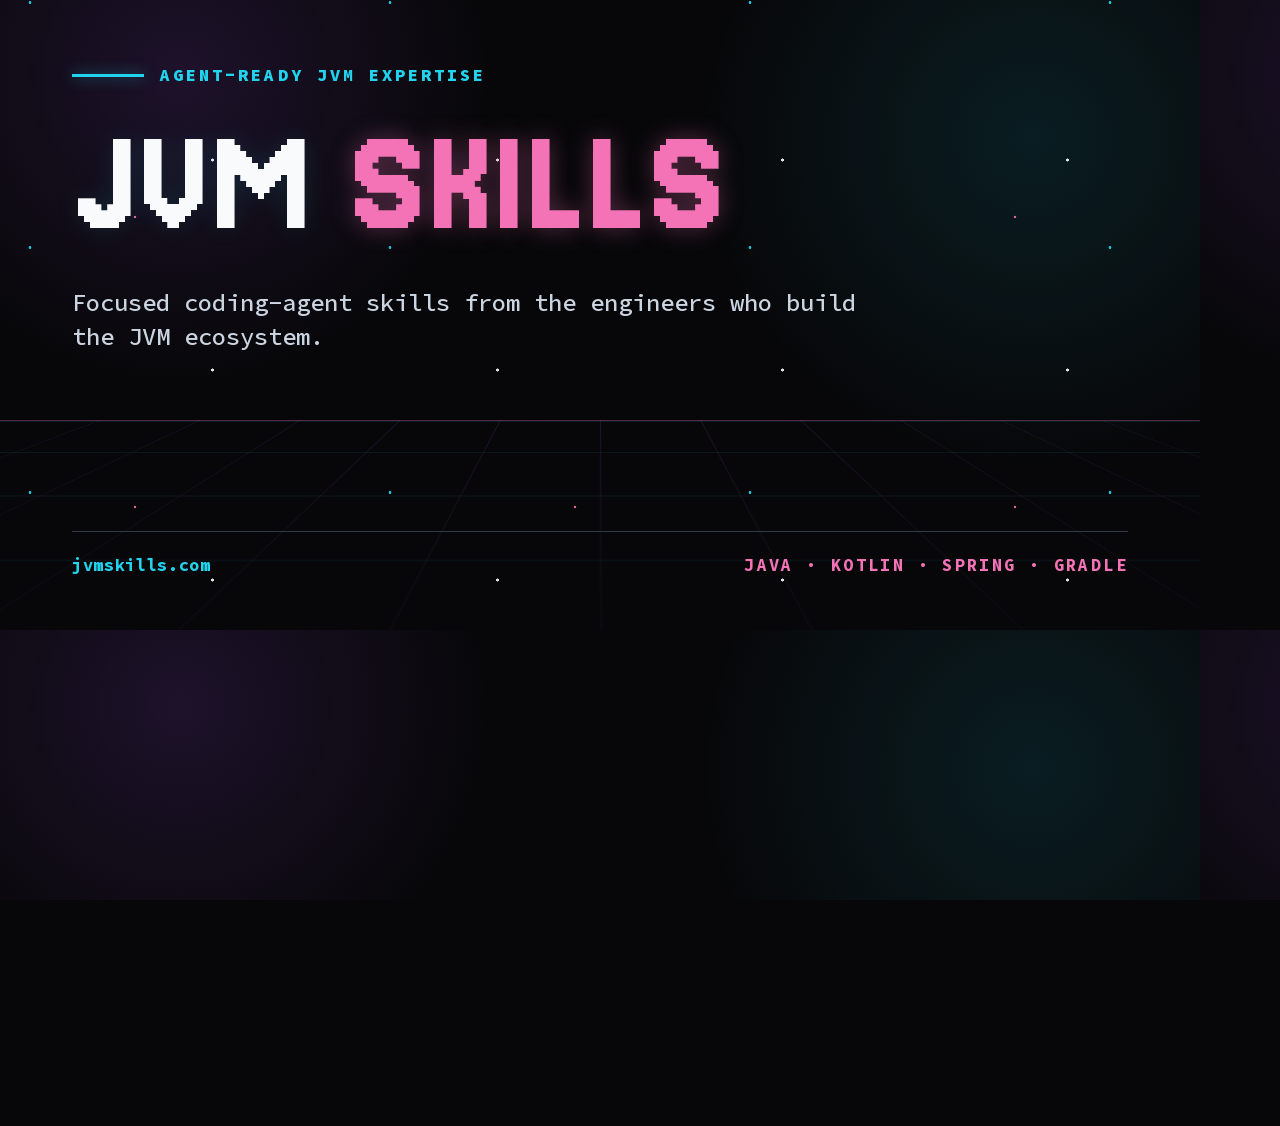
<file: site/og-image.html>
<!doctype html>
<html lang="en">
<head>
  <meta charset="utf-8">
  <style>
    @font-face {
      font-family: 'Jersey 15';
      src: url('./big-sky-2026-slides/assets/fonts/big-sky/jersey15-latin.woff2') format('woff2');
    }
    @font-face {
      font-family: 'Source Code Pro';
      src: url('./big-sky-2026-slides/assets/fonts/big-sky/source-code-pro-var.woff2') format('woff2');
    }
    * { box-sizing: border-box; }
    html, body { width: 1200px; height: 630px; margin: 0; overflow: hidden; }
    body {
      position: relative;
      color: #f8fafc;
      background:
        radial-gradient(circle at 15% 12%, rgba(168, 85, 247, .14), transparent 310px),
        radial-gradient(circle at 86% 22%, rgba(34, 211, 238, .11), transparent 330px),
        #070709;
      font-family: 'Source Code Pro', monospace;
    }
    .stars, .stars::before, .stars::after {
      position: absolute;
      inset: 0;
      content: '';
      background-image:
        radial-gradient(circle, rgba(248, 250, 252, .55) 0 1.2px, transparent 1.7px),
        radial-gradient(circle, rgba(34, 211, 238, .6) 0 1px, transparent 1.6px),
        radial-gradient(circle, rgba(244, 114, 182, .52) 0 1px, transparent 1.6px);
      background-position: 70px 55px, 210px 125px, 355px 72px;
      background-size: 285px 210px, 360px 245px, 440px 290px;
    }
    .horizon {
      position: absolute;
      left: -100px;
      right: -100px;
      top: 420px;
      height: 260px;
      border-top: 2px solid rgba(244, 114, 182, .34);
      background-image:
        linear-gradient(rgba(34, 211, 238, .12) 1px, transparent 1px),
        linear-gradient(90deg, rgba(168, 85, 247, .16) 1px, transparent 1px);
      background-size: 100% 46px, 100px 100%;
      transform: perspective(270px) rotateX(55deg);
      transform-origin: top;
      mask-image: linear-gradient(to bottom, rgba(0,0,0,.9), transparent 82%);
    }
    .content {
      position: relative;
      z-index: 2;
      display: flex;
      flex-direction: column;
      height: 100%;
      padding: 64px 72px 54px;
    }
    .kicker {
      display: flex;
      align-items: center;
      gap: 16px;
      color: #22d3ee;
      font-size: 17px;
      font-weight: 850;
      letter-spacing: .18em;
    }
    .kicker::before { width: 72px; height: 3px; content: ''; background: #22d3ee; box-shadow: 0 0 14px rgba(34, 211, 238, .55); }
    h1 {
      margin: 38px 0 10px;
      font-family: 'Jersey 15', Impact, sans-serif;
      font-size: 158px;
      font-weight: 400;
      line-height: .77;
      letter-spacing: .015em;
      text-transform: uppercase;
      text-shadow: 0 0 26px rgba(34, 211, 238, .12);
    }
    h1 span { color: #f472b6; text-shadow: 0 0 24px rgba(244, 114, 182, .34); }
    .description {
      width: 790px;
      margin: 30px 0 0;
      color: #cbd5e1;
      font-size: 24px;
      font-weight: 500;
      line-height: 1.45;
    }
    .footer {
      display: flex;
      align-items: end;
      justify-content: space-between;
      margin-top: auto;
      padding-top: 22px;
      border-top: 1px solid #30384a;
      color: #8490a3;
      font-size: 17px;
      font-weight: 700;
      letter-spacing: .04em;
    }
    .url { color: #22d3ee; }
    .signal { color: #f472b6; text-transform: uppercase; letter-spacing: .14em; }
  </style>
</head>
<body>
  <div class="stars"></div>
  <div class="horizon"></div>
  <main class="content">
    <div class="kicker">AGENT-READY JVM EXPERTISE</div>
    <h1>JVM <span>SKILLS</span></h1>
    <p class="description">Focused coding-agent skills from the engineers who build the JVM ecosystem.</p>
    <div class="footer">
      <span class="url">jvmskills.com</span>
      <span class="signal">Java · Kotlin · Spring · Gradle</span>
    </div>
  </main>
</body>
</html>
</file>
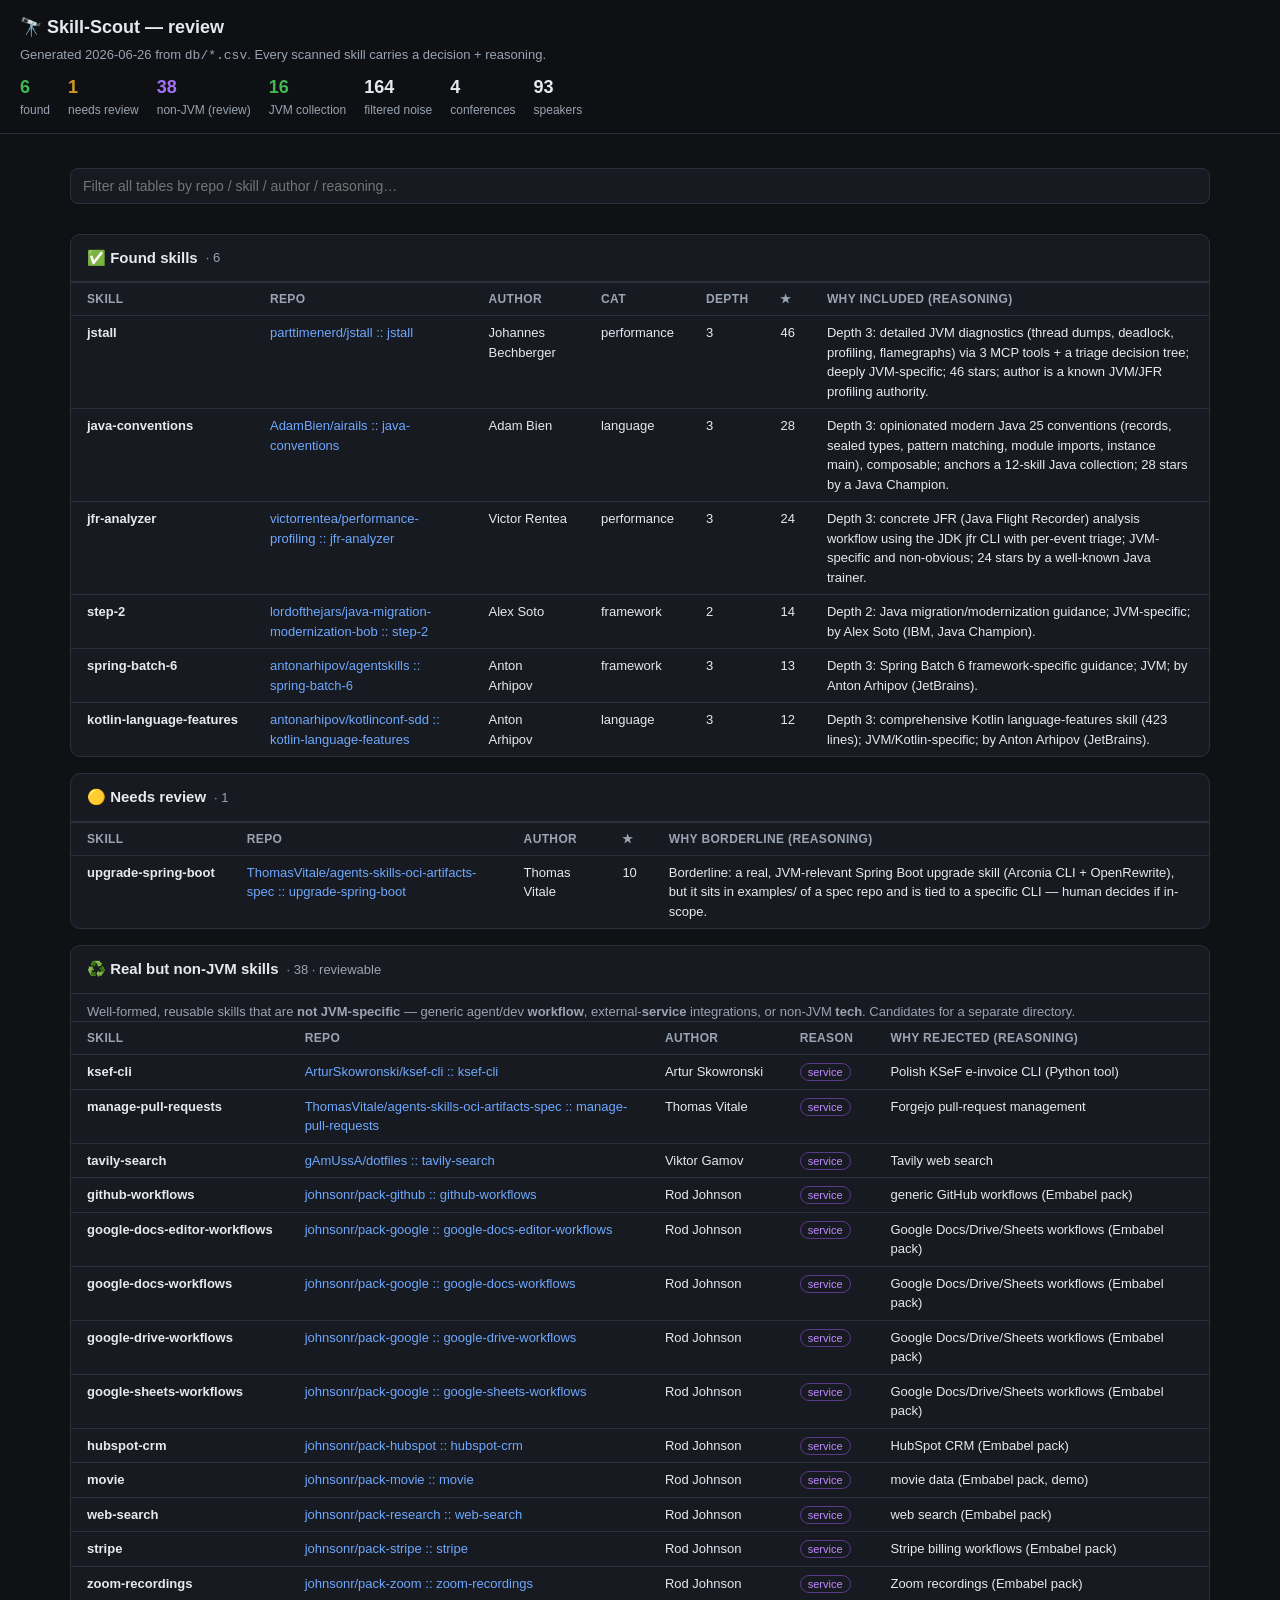
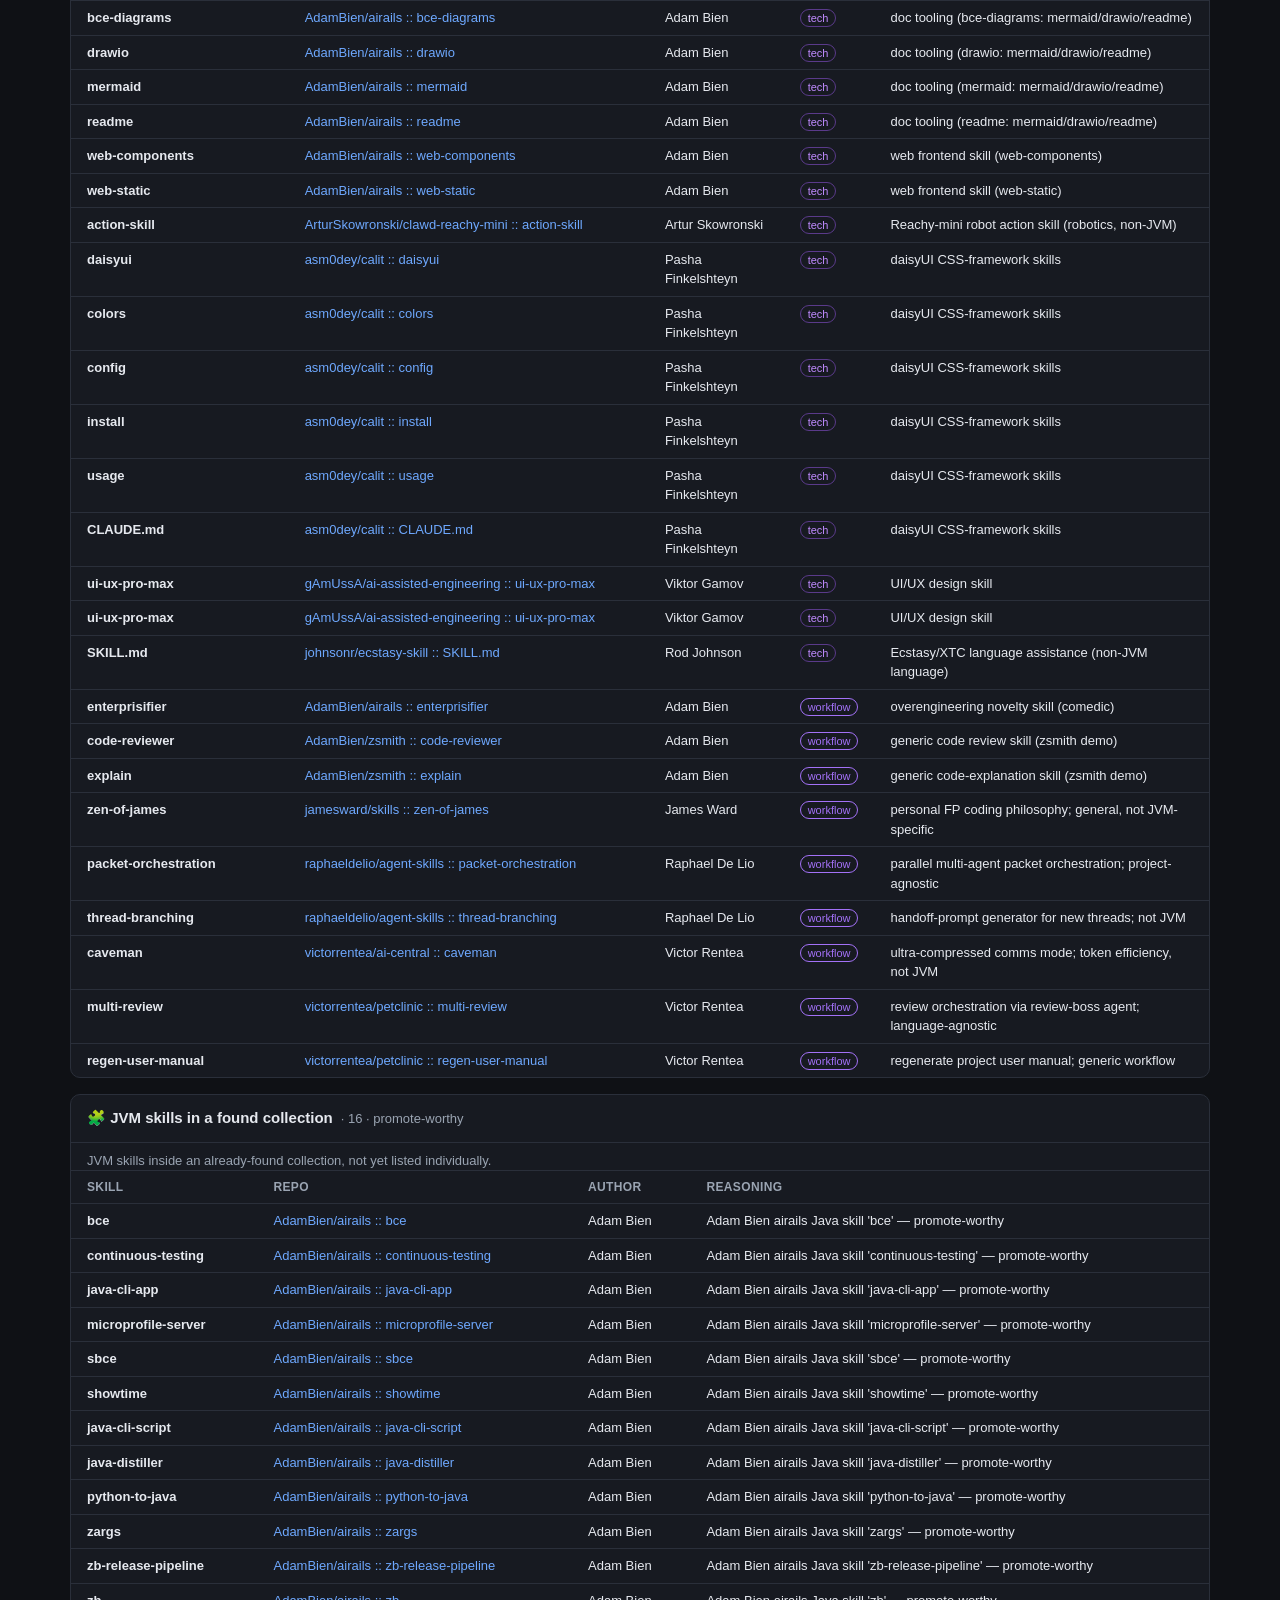
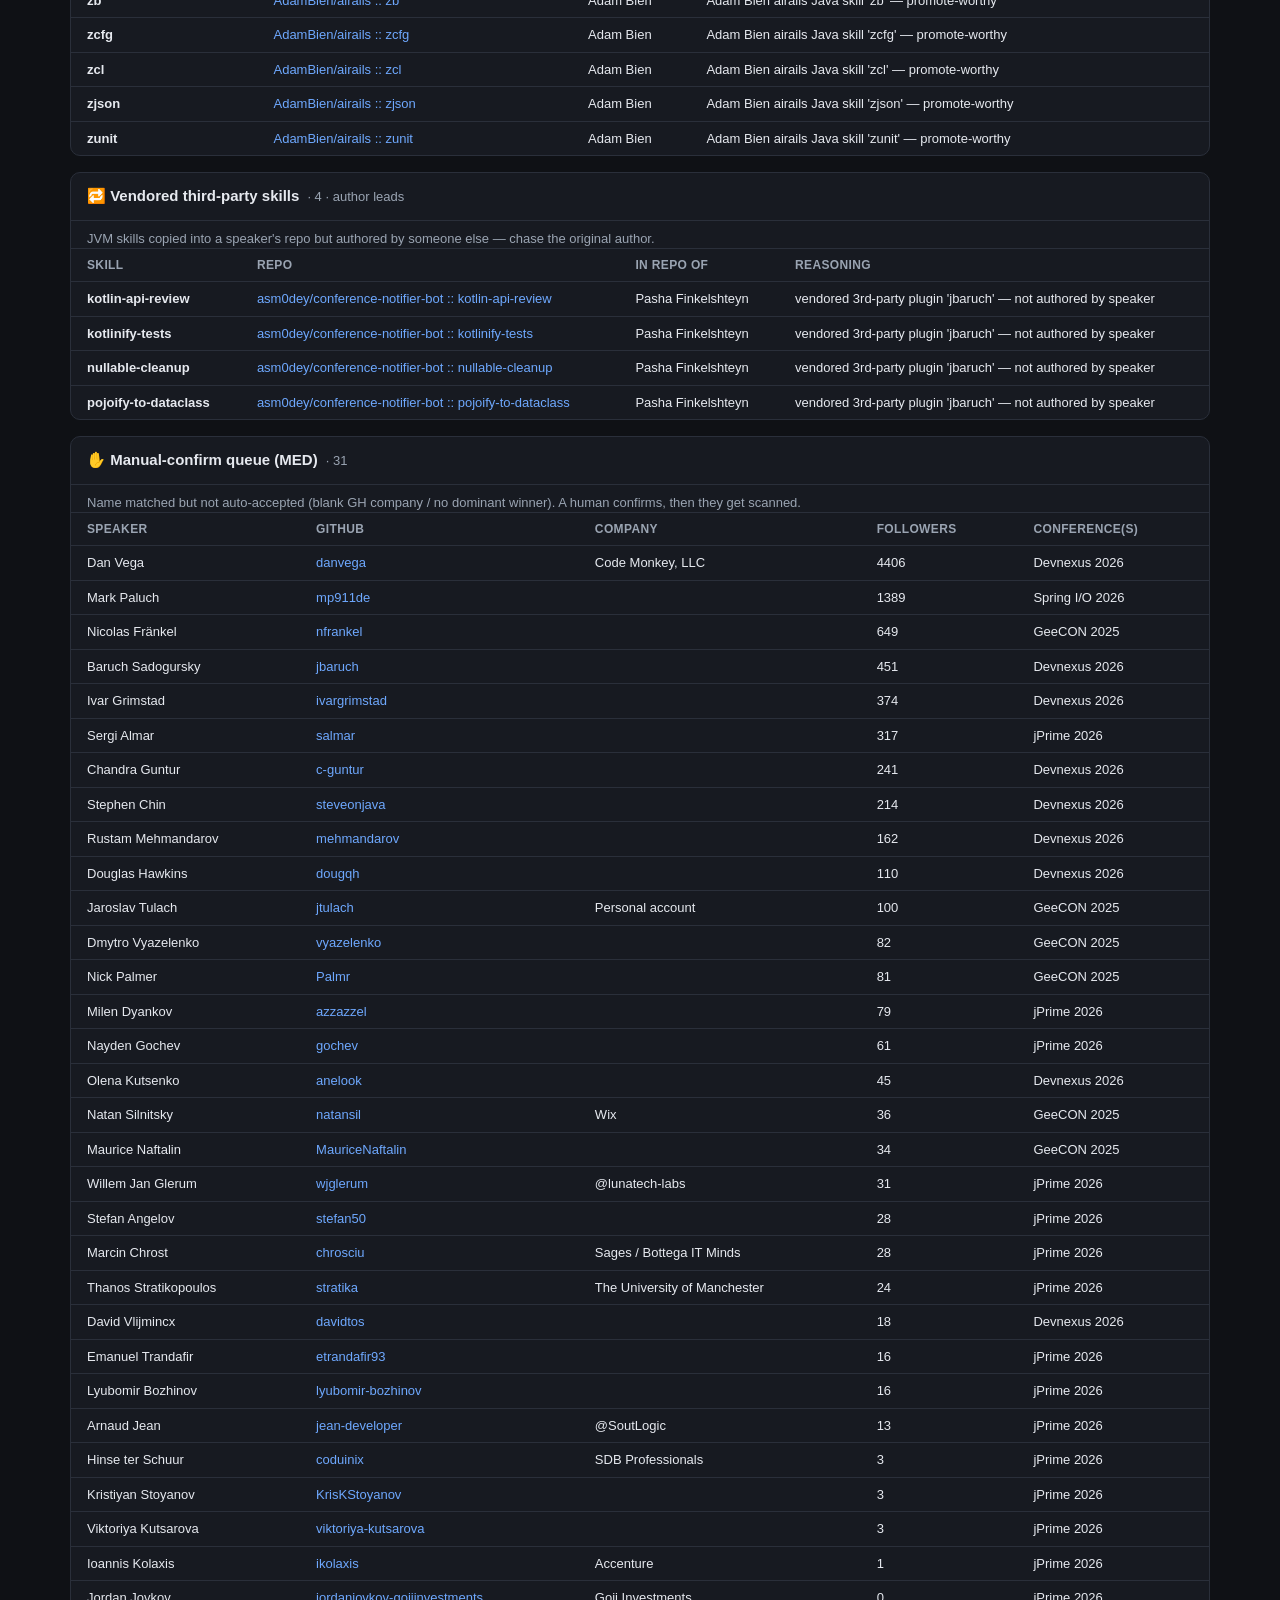
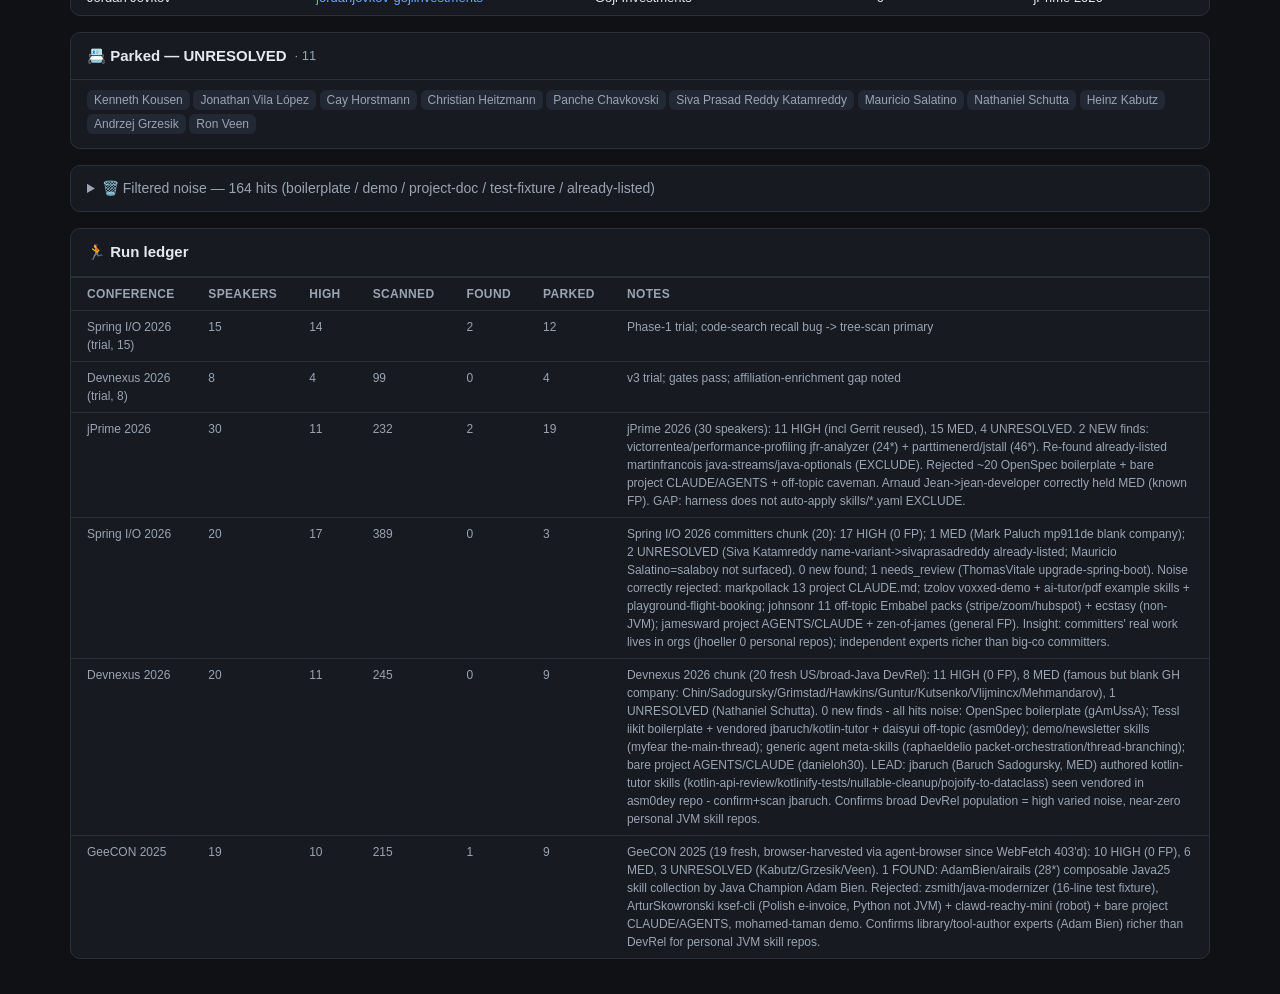
<file: skill-scout/trials/2026-06-26-supervised/review.html>
<!doctype html><html lang=en><head><meta charset=utf-8>
<meta name=viewport content="width=device-width,initial-scale=1">
<title>Skill-Scout review</title>
<style>
:root{--bg:#0f1115;--card:#171a21;--line:#2a2f3a;--fg:#e6e9ef;--mut:#9aa4b2;--acc:#6ea8fe;
--ok:#3fb950;--warn:#d29922;--rev:#a371f7;--jvm:#3fb950;--ven:#db6d28;--noise:#6e7681}
*{box-sizing:border-box} body{margin:0;background:var(--bg);color:var(--fg);
font:14px/1.5 -apple-system,BlinkMacSystemFont,Segoe UI,Roboto,sans-serif}
header{position:sticky;top:0;background:#0f1115ee;backdrop-filter:blur(6px);
border-bottom:1px solid var(--line);padding:14px 20px;z-index:5}
h1{font-size:18px;margin:0 0 4px} .sub{color:var(--mut);font-size:13px}
.wrap{max-width:1180px;margin:0 auto;padding:20px}
.stats{display:flex;gap:18px;flex-wrap:wrap;margin-top:8px}
.stat b{font-size:18px} .stat span{color:var(--mut);font-size:12px;display:block}
#q{width:100%;padding:9px 12px;margin:14px 0;background:var(--card);border:1px solid var(--line);
border-radius:8px;color:var(--fg);font-size:14px}
section{background:var(--card);border:1px solid var(--line);border-radius:10px;margin:16px 0;overflow:hidden}
section>h2{font-size:15px;margin:0;padding:12px 16px;border-bottom:1px solid var(--line);
display:flex;align-items:center;gap:8px} section>h2 .n{color:var(--mut);font-weight:400;font-size:13px}
.blurb{color:var(--mut);font-size:13px;padding:8px 16px 0}
table{width:100%;border-collapse:collapse;font-size:13px}
th,td{text-align:left;padding:7px 16px;border-top:1px solid var(--line);vertical-align:top}
th{color:var(--mut);font-weight:600;font-size:12px;text-transform:uppercase;letter-spacing:.03em}
td.sk{font-weight:600;white-space:nowrap} a{color:var(--acc);text-decoration:none} a:hover{text-decoration:underline}
.reason{font-size:11px;padding:2px 7px;border-radius:20px;white-space:nowrap;border:1px solid var(--line)}
.r-off-topic-workflow{color:var(--rev);border-color:var(--rev)}
.r-off-topic-service,.r-off-topic-tech{color:#c08bff;border-color:#5a3a8a}
.badge{font-size:11px;padding:1px 6px;border-radius:4px;background:#222834;color:var(--mut)}
details summary{cursor:pointer;padding:12px 16px;color:var(--mut)}
.lead-ok{color:var(--ok)} .lead-warn{color:var(--warn)}
.ledger td{font-size:12px;color:var(--mut)} .hide{display:none}
.pill{display:inline-block;background:#222834;border-radius:6px;padding:1px 7px;margin:2px 0;font-size:12px}
</style></head><body>
<header><h1>🔭 Skill-Scout — review</h1>
<div class=sub>Generated 2026-06-26 from <code>db/*.csv</code>. Every scanned skill carries a decision + reasoning.</div>
<div class=stats>
<div class=stat><b class=lead-ok>6</b><span>found</span></div>
<div class=stat><b class=lead-warn>1</b><span>needs review</span></div>
<div class=stat><b style="color:var(--rev)">38</b><span>non-JVM (review)</span></div>
<div class=stat><b class=lead-ok>16</b><span>JVM collection</span></div>
<div class=stat><b>164</b><span>filtered noise</span></div>
<div class=stat><b>4</b><span>conferences</span></div>
<div class=stat><b>93</b><span>speakers</span></div>
</div></header>
<div class=wrap>
<input id=q placeholder="Filter all tables by repo / skill / author / reasoning…" oninput="filt(this.value)">

<section><h2>✅ Found skills <span class=n>· 6</span></h2>
<table><thead><tr><th>Skill</th><th>Repo</th><th>Author</th><th>Cat</th><th>Depth</th><th>★</th><th>Why included (reasoning)</th></tr></thead><tbody>
<tr data-text="parttimenerd jstall mcp/skills/jstall/skill.md depth 3: detailed jvm diagnostics (thread dumps, deadlock, profiling, flamegraphs) via 3 mcp tools + a triage decision tree; deeply jvm-specific; 46 stars; author is a known jvm/jfr profiling authority."><td class="sk">jstall</td><td><a href="https://github.com/parttimenerd/jstall/blob/HEAD/mcp/skills/jstall/SKILL.md" target="_blank">parttimenerd/jstall :: jstall</a></td><td>Johannes Bechberger</td><td>performance</td><td>3</td><td>46</td><td>Depth 3: detailed JVM diagnostics (thread dumps, deadlock, profiling, flamegraphs) via 3 MCP tools + a triage decision tree; deeply JVM-specific; 46 stars; author is a known JVM/JFR profiling authority.</td></tr>
<tr data-text="adambien airails java/java-conventions/skill.md depth 3: opinionated modern java 25 conventions (records, sealed types, pattern matching, module imports, instance main), composable; anchors a 12-skill java collection; 28 stars by a java champion."><td class="sk">java-conventions</td><td><a href="https://github.com/AdamBien/airails/blob/HEAD/java/java-conventions/SKILL.md" target="_blank">AdamBien/airails :: java-conventions</a></td><td>Adam Bien</td><td>language</td><td>3</td><td>28</td><td>Depth 3: opinionated modern Java 25 conventions (records, sealed types, pattern matching, module imports, instance main), composable; anchors a 12-skill Java collection; 28 stars by a Java Champion.</td></tr>
<tr data-text="victorrentea performance-profiling .claude/skills/jfr-analyzer/skill.md depth 3: concrete jfr (java flight recorder) analysis workflow using the jdk jfr cli with per-event triage; jvm-specific and non-obvious; 24 stars by a well-known java trainer."><td class="sk">jfr-analyzer</td><td><a href="https://github.com/victorrentea/performance-profiling/blob/HEAD/.claude/skills/jfr-analyzer/SKILL.md" target="_blank">victorrentea/performance-profiling :: jfr-analyzer</a></td><td>Victor Rentea</td><td>performance</td><td>3</td><td>24</td><td>Depth 3: concrete JFR (Java Flight Recorder) analysis workflow using the JDK jfr CLI with per-event triage; JVM-specific and non-obvious; 24 stars by a well-known Java trainer.</td></tr>
<tr data-text="lordofthejars java-migration-modernization-bob step-2/skill.md depth 2: java migration/modernization guidance; jvm-specific; by alex soto (ibm, java champion)."><td class="sk">step-2</td><td><a href="https://github.com/lordofthejars/java-migration-modernization-bob/blob/HEAD/step-2/SKILL.md" target="_blank">lordofthejars/java-migration-modernization-bob :: step-2</a></td><td>Alex Soto</td><td>framework</td><td>2</td><td>14</td><td>Depth 2: Java migration/modernization guidance; JVM-specific; by Alex Soto (IBM, Java Champion).</td></tr>
<tr data-text="antonarhipov agentskills spring-batch-6/skill.md depth 3: spring batch 6 framework-specific guidance; jvm; by anton arhipov (jetbrains)."><td class="sk">spring-batch-6</td><td><a href="https://github.com/antonarhipov/agentskills/blob/HEAD/spring-batch-6/SKILL.md" target="_blank">antonarhipov/agentskills :: spring-batch-6</a></td><td>Anton Arhipov</td><td>framework</td><td>3</td><td>13</td><td>Depth 3: Spring Batch 6 framework-specific guidance; JVM; by Anton Arhipov (JetBrains).</td></tr>
<tr data-text="antonarhipov kotlinconf-sdd .claude/skills/kotlin-language-features/skill.md depth 3: comprehensive kotlin language-features skill (423 lines); jvm/kotlin-specific; by anton arhipov (jetbrains)."><td class="sk">kotlin-language-features</td><td><a href="https://github.com/antonarhipov/kotlinconf-sdd/blob/HEAD/.claude/skills/kotlin-language-features/SKILL.md" target="_blank">antonarhipov/kotlinconf-sdd :: kotlin-language-features</a></td><td>Anton Arhipov</td><td>language</td><td>3</td><td>12</td><td>Depth 3: comprehensive Kotlin language-features skill (423 lines); JVM/Kotlin-specific; by Anton Arhipov (JetBrains).</td></tr>
</tbody></table></section>
<section><h2>🟡 Needs review <span class=n>· 1</span></h2>
    <table><thead><tr><th>Skill</th><th>Repo</th><th>Author</th><th>★</th><th>Why borderline (reasoning)</th></tr></thead><tbody>
    <tr data-text="thomasvitale agents-skills-oci-artifacts-spec examples/skills/upgrade-spring-boot/skill.md borderline: a real, jvm-relevant spring boot upgrade skill (arconia cli + openrewrite), but it sits in examples/ of a spec repo and is tied to a specific cli — human decides if in-scope."><td class="sk">upgrade-spring-boot</td><td><a href="https://github.com/ThomasVitale/agents-skills-oci-artifacts-spec/blob/HEAD/examples/skills/upgrade-spring-boot/SKILL.md" target="_blank">ThomasVitale/agents-skills-oci-artifacts-spec :: upgrade-spring-boot</a></td><td>Thomas Vitale</td><td>10</td><td>Borderline: a real, JVM-relevant Spring Boot upgrade skill (Arconia CLI + OpenRewrite), but it sits in examples/ of a spec repo and is tied to a specific CLI — human decides if in-scope.</td></tr>
    </tbody></table></section>
<section><h2>♻️ Real but non-JVM skills <span class=n>· 38 · reviewable</span></h2>
<div class=blurb>Well-formed, reusable skills that are <b>not JVM-specific</b> — generic agent/dev <b>workflow</b>, external-<b>service</b> integrations, or non-JVM <b>tech</b>. Candidates for a separate directory.</div>
<table><thead><tr><th>Skill</th><th>Repo</th><th>Author</th><th>Reason</th><th>Why rejected (reasoning)</th></tr></thead><tbody>
<tr data-text="arturskowronski ksef-cli skills/ksef-cli/skill.md polish ksef e-invoice cli (python tool)"><td class="sk">ksef-cli</td><td><a href="https://github.com/ArturSkowronski/ksef-cli/blob/HEAD/skills/ksef-cli/SKILL.md" target="_blank">ArturSkowronski/ksef-cli :: ksef-cli</a></td><td>Artur Skowronski</td><td><span class="reason r-off-topic-service">service</span></td><td>Polish KSeF e-invoice CLI (Python tool)</td></tr>
<tr data-text="thomasvitale agents-skills-oci-artifacts-spec examples/skills/manage-pull-requests/skill.md forgejo pull-request management"><td class="sk">manage-pull-requests</td><td><a href="https://github.com/ThomasVitale/agents-skills-oci-artifacts-spec/blob/HEAD/examples/skills/manage-pull-requests/SKILL.md" target="_blank">ThomasVitale/agents-skills-oci-artifacts-spec :: manage-pull-requests</a></td><td>Thomas Vitale</td><td><span class="reason r-off-topic-service">service</span></td><td>Forgejo pull-request management</td></tr>
<tr data-text="gamussa dotfiles agents/skills/tavily-search/skill.md tavily web search"><td class="sk">tavily-search</td><td><a href="https://github.com/gAmUssA/dotfiles/blob/HEAD/agents/skills/tavily-search/SKILL.md" target="_blank">gAmUssA/dotfiles :: tavily-search</a></td><td>Viktor Gamov</td><td><span class="reason r-off-topic-service">service</span></td><td>Tavily web search</td></tr>
<tr data-text="johnsonr pack-github skills/github-workflows/skill.md generic github workflows (embabel pack)"><td class="sk">github-workflows</td><td><a href="https://github.com/johnsonr/pack-github/blob/HEAD/skills/github-workflows/SKILL.md" target="_blank">johnsonr/pack-github :: github-workflows</a></td><td>Rod Johnson</td><td><span class="reason r-off-topic-service">service</span></td><td>generic GitHub workflows (Embabel pack)</td></tr>
<tr data-text="johnsonr pack-google skills/google-docs-editor-workflows/skill.md google docs/drive/sheets workflows (embabel pack)"><td class="sk">google-docs-editor-workflows</td><td><a href="https://github.com/johnsonr/pack-google/blob/HEAD/skills/google-docs-editor-workflows/SKILL.md" target="_blank">johnsonr/pack-google :: google-docs-editor-workflows</a></td><td>Rod Johnson</td><td><span class="reason r-off-topic-service">service</span></td><td>Google Docs/Drive/Sheets workflows (Embabel pack)</td></tr>
<tr data-text="johnsonr pack-google skills/google-docs-workflows/skill.md google docs/drive/sheets workflows (embabel pack)"><td class="sk">google-docs-workflows</td><td><a href="https://github.com/johnsonr/pack-google/blob/HEAD/skills/google-docs-workflows/SKILL.md" target="_blank">johnsonr/pack-google :: google-docs-workflows</a></td><td>Rod Johnson</td><td><span class="reason r-off-topic-service">service</span></td><td>Google Docs/Drive/Sheets workflows (Embabel pack)</td></tr>
<tr data-text="johnsonr pack-google skills/google-drive-workflows/skill.md google docs/drive/sheets workflows (embabel pack)"><td class="sk">google-drive-workflows</td><td><a href="https://github.com/johnsonr/pack-google/blob/HEAD/skills/google-drive-workflows/SKILL.md" target="_blank">johnsonr/pack-google :: google-drive-workflows</a></td><td>Rod Johnson</td><td><span class="reason r-off-topic-service">service</span></td><td>Google Docs/Drive/Sheets workflows (Embabel pack)</td></tr>
<tr data-text="johnsonr pack-google skills/google-sheets-workflows/skill.md google docs/drive/sheets workflows (embabel pack)"><td class="sk">google-sheets-workflows</td><td><a href="https://github.com/johnsonr/pack-google/blob/HEAD/skills/google-sheets-workflows/SKILL.md" target="_blank">johnsonr/pack-google :: google-sheets-workflows</a></td><td>Rod Johnson</td><td><span class="reason r-off-topic-service">service</span></td><td>Google Docs/Drive/Sheets workflows (Embabel pack)</td></tr>
<tr data-text="johnsonr pack-hubspot skills/hubspot-crm/skill.md hubspot crm (embabel pack)"><td class="sk">hubspot-crm</td><td><a href="https://github.com/johnsonr/pack-hubspot/blob/HEAD/skills/hubspot-crm/SKILL.md" target="_blank">johnsonr/pack-hubspot :: hubspot-crm</a></td><td>Rod Johnson</td><td><span class="reason r-off-topic-service">service</span></td><td>HubSpot CRM (Embabel pack)</td></tr>
<tr data-text="johnsonr pack-movie skills/movie/skill.md movie data (embabel pack, demo)"><td class="sk">movie</td><td><a href="https://github.com/johnsonr/pack-movie/blob/HEAD/skills/movie/SKILL.md" target="_blank">johnsonr/pack-movie :: movie</a></td><td>Rod Johnson</td><td><span class="reason r-off-topic-service">service</span></td><td>movie data (Embabel pack, demo)</td></tr>
<tr data-text="johnsonr pack-research skills/web-search/skill.md web search (embabel pack)"><td class="sk">web-search</td><td><a href="https://github.com/johnsonr/pack-research/blob/HEAD/skills/web-search/SKILL.md" target="_blank">johnsonr/pack-research :: web-search</a></td><td>Rod Johnson</td><td><span class="reason r-off-topic-service">service</span></td><td>web search (Embabel pack)</td></tr>
<tr data-text="johnsonr pack-stripe skills/stripe/skill.md stripe billing workflows (embabel pack)"><td class="sk">stripe</td><td><a href="https://github.com/johnsonr/pack-stripe/blob/HEAD/skills/stripe/SKILL.md" target="_blank">johnsonr/pack-stripe :: stripe</a></td><td>Rod Johnson</td><td><span class="reason r-off-topic-service">service</span></td><td>Stripe billing workflows (Embabel pack)</td></tr>
<tr data-text="johnsonr pack-zoom skills/zoom-recordings/skill.md zoom recordings (embabel pack)"><td class="sk">zoom-recordings</td><td><a href="https://github.com/johnsonr/pack-zoom/blob/HEAD/skills/zoom-recordings/SKILL.md" target="_blank">johnsonr/pack-zoom :: zoom-recordings</a></td><td>Rod Johnson</td><td><span class="reason r-off-topic-service">service</span></td><td>Zoom recordings (Embabel pack)</td></tr>
<tr data-text="adambien airails documentation/bce-diagrams/skill.md doc tooling (bce-diagrams: mermaid/drawio/readme)"><td class="sk">bce-diagrams</td><td><a href="https://github.com/AdamBien/airails/blob/HEAD/documentation/bce-diagrams/SKILL.md" target="_blank">AdamBien/airails :: bce-diagrams</a></td><td>Adam Bien</td><td><span class="reason r-off-topic-tech">tech</span></td><td>doc tooling (bce-diagrams: mermaid/drawio/readme)</td></tr>
<tr data-text="adambien airails documentation/drawio/skill.md doc tooling (drawio: mermaid/drawio/readme)"><td class="sk">drawio</td><td><a href="https://github.com/AdamBien/airails/blob/HEAD/documentation/drawio/SKILL.md" target="_blank">AdamBien/airails :: drawio</a></td><td>Adam Bien</td><td><span class="reason r-off-topic-tech">tech</span></td><td>doc tooling (drawio: mermaid/drawio/readme)</td></tr>
<tr data-text="adambien airails documentation/mermaid/skill.md doc tooling (mermaid: mermaid/drawio/readme)"><td class="sk">mermaid</td><td><a href="https://github.com/AdamBien/airails/blob/HEAD/documentation/mermaid/SKILL.md" target="_blank">AdamBien/airails :: mermaid</a></td><td>Adam Bien</td><td><span class="reason r-off-topic-tech">tech</span></td><td>doc tooling (mermaid: mermaid/drawio/readme)</td></tr>
<tr data-text="adambien airails documentation/readme/skill.md doc tooling (readme: mermaid/drawio/readme)"><td class="sk">readme</td><td><a href="https://github.com/AdamBien/airails/blob/HEAD/documentation/readme/SKILL.md" target="_blank">AdamBien/airails :: readme</a></td><td>Adam Bien</td><td><span class="reason r-off-topic-tech">tech</span></td><td>doc tooling (readme: mermaid/drawio/readme)</td></tr>
<tr data-text="adambien airails web/web-components/skill.md web frontend skill (web-components)"><td class="sk">web-components</td><td><a href="https://github.com/AdamBien/airails/blob/HEAD/web/web-components/SKILL.md" target="_blank">AdamBien/airails :: web-components</a></td><td>Adam Bien</td><td><span class="reason r-off-topic-tech">tech</span></td><td>web frontend skill (web-components)</td></tr>
<tr data-text="adambien airails web/web-static/skill.md web frontend skill (web-static)"><td class="sk">web-static</td><td><a href="https://github.com/AdamBien/airails/blob/HEAD/web/web-static/SKILL.md" target="_blank">AdamBien/airails :: web-static</a></td><td>Adam Bien</td><td><span class="reason r-off-topic-tech">tech</span></td><td>web frontend skill (web-static)</td></tr>
<tr data-text="arturskowronski clawd-reachy-mini action-skill/skill.md reachy-mini robot action skill (robotics, non-jvm)"><td class="sk">action-skill</td><td><a href="https://github.com/ArturSkowronski/clawd-reachy-mini/blob/HEAD/action-skill/SKILL.md" target="_blank">ArturSkowronski/clawd-reachy-mini :: action-skill</a></td><td>Artur Skowronski</td><td><span class="reason r-off-topic-tech">tech</span></td><td>Reachy-mini robot action skill (robotics, non-JVM)</td></tr>
<tr data-text="asm0dey calit .claude/skills/daisyui/skill.md daisyui css-framework skills"><td class="sk">daisyui</td><td><a href="https://github.com/asm0dey/calit/blob/HEAD/.claude/skills/daisyui/SKILL.md" target="_blank">asm0dey/calit :: daisyui</a></td><td>Pasha Finkelshteyn</td><td><span class="reason r-off-topic-tech">tech</span></td><td>daisyUI CSS-framework skills</td></tr>
<tr data-text="asm0dey calit .claude/skills/daisyui/colors/skill.md daisyui css-framework skills"><td class="sk">colors</td><td><a href="https://github.com/asm0dey/calit/blob/HEAD/.claude/skills/daisyui/colors/SKILL.md" target="_blank">asm0dey/calit :: colors</a></td><td>Pasha Finkelshteyn</td><td><span class="reason r-off-topic-tech">tech</span></td><td>daisyUI CSS-framework skills</td></tr>
<tr data-text="asm0dey calit .claude/skills/daisyui/config/skill.md daisyui css-framework skills"><td class="sk">config</td><td><a href="https://github.com/asm0dey/calit/blob/HEAD/.claude/skills/daisyui/config/SKILL.md" target="_blank">asm0dey/calit :: config</a></td><td>Pasha Finkelshteyn</td><td><span class="reason r-off-topic-tech">tech</span></td><td>daisyUI CSS-framework skills</td></tr>
<tr data-text="asm0dey calit .claude/skills/daisyui/install/skill.md daisyui css-framework skills"><td class="sk">install</td><td><a href="https://github.com/asm0dey/calit/blob/HEAD/.claude/skills/daisyui/install/SKILL.md" target="_blank">asm0dey/calit :: install</a></td><td>Pasha Finkelshteyn</td><td><span class="reason r-off-topic-tech">tech</span></td><td>daisyUI CSS-framework skills</td></tr>
<tr data-text="asm0dey calit .claude/skills/daisyui/usage/skill.md daisyui css-framework skills"><td class="sk">usage</td><td><a href="https://github.com/asm0dey/calit/blob/HEAD/.claude/skills/daisyui/usage/SKILL.md" target="_blank">asm0dey/calit :: usage</a></td><td>Pasha Finkelshteyn</td><td><span class="reason r-off-topic-tech">tech</span></td><td>daisyUI CSS-framework skills</td></tr>
<tr data-text="asm0dey calit claude.md daisyui css-framework skills"><td class="sk">CLAUDE.md</td><td><a href="https://github.com/asm0dey/calit/blob/HEAD/CLAUDE.md" target="_blank">asm0dey/calit :: CLAUDE.md</a></td><td>Pasha Finkelshteyn</td><td><span class="reason r-off-topic-tech">tech</span></td><td>daisyUI CSS-framework skills</td></tr>
<tr data-text="gamussa ai-assisted-engineering .claude/skills/ui-ux-pro-max/skill.md ui/ux design skill"><td class="sk">ui-ux-pro-max</td><td><a href="https://github.com/gAmUssA/ai-assisted-engineering/blob/HEAD/.claude/skills/ui-ux-pro-max/SKILL.md" target="_blank">gAmUssA/ai-assisted-engineering :: ui-ux-pro-max</a></td><td>Viktor Gamov</td><td><span class="reason r-off-topic-tech">tech</span></td><td>UI/UX design skill</td></tr>
<tr data-text="gamussa ai-assisted-engineering .windsurf/skills/ui-ux-pro-max/skill.md ui/ux design skill"><td class="sk">ui-ux-pro-max</td><td><a href="https://github.com/gAmUssA/ai-assisted-engineering/blob/HEAD/.windsurf/skills/ui-ux-pro-max/SKILL.md" target="_blank">gAmUssA/ai-assisted-engineering :: ui-ux-pro-max</a></td><td>Viktor Gamov</td><td><span class="reason r-off-topic-tech">tech</span></td><td>UI/UX design skill</td></tr>
<tr data-text="johnsonr ecstasy-skill skill.md ecstasy/xtc language assistance (non-jvm language)"><td class="sk">SKILL.md</td><td><a href="https://github.com/johnsonr/ecstasy-skill/blob/HEAD/SKILL.md" target="_blank">johnsonr/ecstasy-skill :: SKILL.md</a></td><td>Rod Johnson</td><td><span class="reason r-off-topic-tech">tech</span></td><td>Ecstasy/XTC language assistance (non-JVM language)</td></tr>
<tr data-text="adambien airails java/enterprisifier/skill.md overengineering novelty skill (comedic)"><td class="sk">enterprisifier</td><td><a href="https://github.com/AdamBien/airails/blob/HEAD/java/enterprisifier/SKILL.md" target="_blank">AdamBien/airails :: enterprisifier</a></td><td>Adam Bien</td><td><span class="reason r-off-topic-workflow">workflow</span></td><td>overengineering novelty skill (comedic)</td></tr>
<tr data-text="adambien zsmith zsmith/src/test/skills/code-reviewer/skill.md generic code review skill (zsmith demo)"><td class="sk">code-reviewer</td><td><a href="https://github.com/AdamBien/zsmith/blob/HEAD/zsmith/src/test/skills/code-reviewer/SKILL.md" target="_blank">AdamBien/zsmith :: code-reviewer</a></td><td>Adam Bien</td><td><span class="reason r-off-topic-workflow">workflow</span></td><td>generic code review skill (zsmith demo)</td></tr>
<tr data-text="adambien zsmith zsmith/src/test/skills/explain/skill.md generic code-explanation skill (zsmith demo)"><td class="sk">explain</td><td><a href="https://github.com/AdamBien/zsmith/blob/HEAD/zsmith/src/test/skills/explain/SKILL.md" target="_blank">AdamBien/zsmith :: explain</a></td><td>Adam Bien</td><td><span class="reason r-off-topic-workflow">workflow</span></td><td>generic code-explanation skill (zsmith demo)</td></tr>
<tr data-text="jamesward skills skills/zen-of-james/skill.md personal fp coding philosophy; general, not jvm-specific"><td class="sk">zen-of-james</td><td><a href="https://github.com/jamesward/skills/blob/HEAD/skills/zen-of-james/SKILL.md" target="_blank">jamesward/skills :: zen-of-james</a></td><td>James Ward</td><td><span class="reason r-off-topic-workflow">workflow</span></td><td>personal FP coding philosophy; general, not JVM-specific</td></tr>
<tr data-text="raphaeldelio agent-skills packet-orchestration/skill.md parallel multi-agent packet orchestration; project-agnostic"><td class="sk">packet-orchestration</td><td><a href="https://github.com/raphaeldelio/agent-skills/blob/HEAD/packet-orchestration/SKILL.md" target="_blank">raphaeldelio/agent-skills :: packet-orchestration</a></td><td>Raphael De Lio</td><td><span class="reason r-off-topic-workflow">workflow</span></td><td>parallel multi-agent packet orchestration; project-agnostic</td></tr>
<tr data-text="raphaeldelio agent-skills thread-branching/skill.md handoff-prompt generator for new threads; not jvm"><td class="sk">thread-branching</td><td><a href="https://github.com/raphaeldelio/agent-skills/blob/HEAD/thread-branching/SKILL.md" target="_blank">raphaeldelio/agent-skills :: thread-branching</a></td><td>Raphael De Lio</td><td><span class="reason r-off-topic-workflow">workflow</span></td><td>handoff-prompt generator for new threads; not JVM</td></tr>
<tr data-text="victorrentea ai-central skills/caveman/skill.md ultra-compressed comms mode; token efficiency, not jvm"><td class="sk">caveman</td><td><a href="https://github.com/victorrentea/ai-central/blob/HEAD/skills/caveman/SKILL.md" target="_blank">victorrentea/ai-central :: caveman</a></td><td>Victor Rentea</td><td><span class="reason r-off-topic-workflow">workflow</span></td><td>ultra-compressed comms mode; token efficiency, not JVM</td></tr>
<tr data-text="victorrentea petclinic .claude/skills/multi-review/skill.md review orchestration via review-boss agent; language-agnostic"><td class="sk">multi-review</td><td><a href="https://github.com/victorrentea/petclinic/blob/HEAD/.claude/skills/multi-review/SKILL.md" target="_blank">victorrentea/petclinic :: multi-review</a></td><td>Victor Rentea</td><td><span class="reason r-off-topic-workflow">workflow</span></td><td>review orchestration via review-boss agent; language-agnostic</td></tr>
<tr data-text="victorrentea petclinic .claude/skills/regen-user-manual/skill.md regenerate project user manual; generic workflow"><td class="sk">regen-user-manual</td><td><a href="https://github.com/victorrentea/petclinic/blob/HEAD/.claude/skills/regen-user-manual/SKILL.md" target="_blank">victorrentea/petclinic :: regen-user-manual</a></td><td>Victor Rentea</td><td><span class="reason r-off-topic-workflow">workflow</span></td><td>regenerate project user manual; generic workflow</td></tr>
</tbody></table></section>
<section><h2>🧩 JVM skills in a found collection <span class=n>· 16 · promote-worthy</span></h2>
<div class=blurb>JVM skills inside an already-found collection, not yet listed individually.</div>
<table><thead><tr><th>Skill</th><th>Repo</th><th>Author</th><th>Reasoning</th></tr></thead><tbody>
<tr data-text="adambien airails bce/bce/skill.md adam bien airails java skill &#x27;bce&#x27; — promote-worthy"><td class="sk">bce</td><td><a href="https://github.com/AdamBien/airails/blob/HEAD/bce/bce/SKILL.md" target="_blank">AdamBien/airails :: bce</a></td><td>Adam Bien</td><td>Adam Bien airails Java skill &#x27;bce&#x27; — promote-worthy</td></tr>
<tr data-text="adambien airails bce/continuous-testing/skill.md adam bien airails java skill &#x27;continuous-testing&#x27; — promote-worthy"><td class="sk">continuous-testing</td><td><a href="https://github.com/AdamBien/airails/blob/HEAD/bce/continuous-testing/SKILL.md" target="_blank">AdamBien/airails :: continuous-testing</a></td><td>Adam Bien</td><td>Adam Bien airails Java skill &#x27;continuous-testing&#x27; — promote-worthy</td></tr>
<tr data-text="adambien airails bce/java-cli-app/skill.md adam bien airails java skill &#x27;java-cli-app&#x27; — promote-worthy"><td class="sk">java-cli-app</td><td><a href="https://github.com/AdamBien/airails/blob/HEAD/bce/java-cli-app/SKILL.md" target="_blank">AdamBien/airails :: java-cli-app</a></td><td>Adam Bien</td><td>Adam Bien airails Java skill &#x27;java-cli-app&#x27; — promote-worthy</td></tr>
<tr data-text="adambien airails bce/microprofile-server/skill.md adam bien airails java skill &#x27;microprofile-server&#x27; — promote-worthy"><td class="sk">microprofile-server</td><td><a href="https://github.com/AdamBien/airails/blob/HEAD/bce/microprofile-server/SKILL.md" target="_blank">AdamBien/airails :: microprofile-server</a></td><td>Adam Bien</td><td>Adam Bien airails Java skill &#x27;microprofile-server&#x27; — promote-worthy</td></tr>
<tr data-text="adambien airails bce/sbce/skill.md adam bien airails java skill &#x27;sbce&#x27; — promote-worthy"><td class="sk">sbce</td><td><a href="https://github.com/AdamBien/airails/blob/HEAD/bce/sbce/SKILL.md" target="_blank">AdamBien/airails :: sbce</a></td><td>Adam Bien</td><td>Adam Bien airails Java skill &#x27;sbce&#x27; — promote-worthy</td></tr>
<tr data-text="adambien airails bce/showtime/skill.md adam bien airails java skill &#x27;showtime&#x27; — promote-worthy"><td class="sk">showtime</td><td><a href="https://github.com/AdamBien/airails/blob/HEAD/bce/showtime/SKILL.md" target="_blank">AdamBien/airails :: showtime</a></td><td>Adam Bien</td><td>Adam Bien airails Java skill &#x27;showtime&#x27; — promote-worthy</td></tr>
<tr data-text="adambien airails java/java-cli-script/skill.md adam bien airails java skill &#x27;java-cli-script&#x27; — promote-worthy"><td class="sk">java-cli-script</td><td><a href="https://github.com/AdamBien/airails/blob/HEAD/java/java-cli-script/SKILL.md" target="_blank">AdamBien/airails :: java-cli-script</a></td><td>Adam Bien</td><td>Adam Bien airails Java skill &#x27;java-cli-script&#x27; — promote-worthy</td></tr>
<tr data-text="adambien airails java/java-distiller/skill.md adam bien airails java skill &#x27;java-distiller&#x27; — promote-worthy"><td class="sk">java-distiller</td><td><a href="https://github.com/AdamBien/airails/blob/HEAD/java/java-distiller/SKILL.md" target="_blank">AdamBien/airails :: java-distiller</a></td><td>Adam Bien</td><td>Adam Bien airails Java skill &#x27;java-distiller&#x27; — promote-worthy</td></tr>
<tr data-text="adambien airails java/python-to-java/skill.md adam bien airails java skill &#x27;python-to-java&#x27; — promote-worthy"><td class="sk">python-to-java</td><td><a href="https://github.com/AdamBien/airails/blob/HEAD/java/python-to-java/SKILL.md" target="_blank">AdamBien/airails :: python-to-java</a></td><td>Adam Bien</td><td>Adam Bien airails Java skill &#x27;python-to-java&#x27; — promote-worthy</td></tr>
<tr data-text="adambien airails java/zargs/skill.md adam bien airails java skill &#x27;zargs&#x27; — promote-worthy"><td class="sk">zargs</td><td><a href="https://github.com/AdamBien/airails/blob/HEAD/java/zargs/SKILL.md" target="_blank">AdamBien/airails :: zargs</a></td><td>Adam Bien</td><td>Adam Bien airails Java skill &#x27;zargs&#x27; — promote-worthy</td></tr>
<tr data-text="adambien airails java/zb-release-pipeline/skill.md adam bien airails java skill &#x27;zb-release-pipeline&#x27; — promote-worthy"><td class="sk">zb-release-pipeline</td><td><a href="https://github.com/AdamBien/airails/blob/HEAD/java/zb-release-pipeline/SKILL.md" target="_blank">AdamBien/airails :: zb-release-pipeline</a></td><td>Adam Bien</td><td>Adam Bien airails Java skill &#x27;zb-release-pipeline&#x27; — promote-worthy</td></tr>
<tr data-text="adambien airails java/zb/skill.md adam bien airails java skill &#x27;zb&#x27; — promote-worthy"><td class="sk">zb</td><td><a href="https://github.com/AdamBien/airails/blob/HEAD/java/zb/SKILL.md" target="_blank">AdamBien/airails :: zb</a></td><td>Adam Bien</td><td>Adam Bien airails Java skill &#x27;zb&#x27; — promote-worthy</td></tr>
<tr data-text="adambien airails java/zcfg/skill.md adam bien airails java skill &#x27;zcfg&#x27; — promote-worthy"><td class="sk">zcfg</td><td><a href="https://github.com/AdamBien/airails/blob/HEAD/java/zcfg/SKILL.md" target="_blank">AdamBien/airails :: zcfg</a></td><td>Adam Bien</td><td>Adam Bien airails Java skill &#x27;zcfg&#x27; — promote-worthy</td></tr>
<tr data-text="adambien airails java/zcl/skill.md adam bien airails java skill &#x27;zcl&#x27; — promote-worthy"><td class="sk">zcl</td><td><a href="https://github.com/AdamBien/airails/blob/HEAD/java/zcl/SKILL.md" target="_blank">AdamBien/airails :: zcl</a></td><td>Adam Bien</td><td>Adam Bien airails Java skill &#x27;zcl&#x27; — promote-worthy</td></tr>
<tr data-text="adambien airails java/zjson/skill.md adam bien airails java skill &#x27;zjson&#x27; — promote-worthy"><td class="sk">zjson</td><td><a href="https://github.com/AdamBien/airails/blob/HEAD/java/zjson/SKILL.md" target="_blank">AdamBien/airails :: zjson</a></td><td>Adam Bien</td><td>Adam Bien airails Java skill &#x27;zjson&#x27; — promote-worthy</td></tr>
<tr data-text="adambien airails java/zunit/skill.md adam bien airails java skill &#x27;zunit&#x27; — promote-worthy"><td class="sk">zunit</td><td><a href="https://github.com/AdamBien/airails/blob/HEAD/java/zunit/SKILL.md" target="_blank">AdamBien/airails :: zunit</a></td><td>Adam Bien</td><td>Adam Bien airails Java skill &#x27;zunit&#x27; — promote-worthy</td></tr>
</tbody></table></section>
<section><h2>🔁 Vendored third-party skills <span class=n>· 4 · author leads</span></h2>
    <div class=blurb>JVM skills copied into a speaker's repo but authored by someone else — chase the original author.</div>
    <table><thead><tr><th>Skill</th><th>Repo</th><th>In repo of</th><th>Reasoning</th></tr></thead><tbody>
    <tr data-text="asm0dey conference-notifier-bot .tessl/plugins/jbaruch/kotlin-tutor/skills/kotlin-api-review/skill.md vendored 3rd-party plugin &#x27;jbaruch&#x27; — not authored by speaker"><td class="sk">kotlin-api-review</td><td><a href="https://github.com/asm0dey/conference-notifier-bot/blob/HEAD/.tessl/plugins/jbaruch/kotlin-tutor/skills/kotlin-api-review/SKILL.md" target="_blank">asm0dey/conference-notifier-bot :: kotlin-api-review</a></td><td>Pasha Finkelshteyn</td><td>vendored 3rd-party plugin &#x27;jbaruch&#x27; — not authored by speaker</td></tr>
<tr data-text="asm0dey conference-notifier-bot .tessl/plugins/jbaruch/kotlin-tutor/skills/kotlinify-tests/skill.md vendored 3rd-party plugin &#x27;jbaruch&#x27; — not authored by speaker"><td class="sk">kotlinify-tests</td><td><a href="https://github.com/asm0dey/conference-notifier-bot/blob/HEAD/.tessl/plugins/jbaruch/kotlin-tutor/skills/kotlinify-tests/SKILL.md" target="_blank">asm0dey/conference-notifier-bot :: kotlinify-tests</a></td><td>Pasha Finkelshteyn</td><td>vendored 3rd-party plugin &#x27;jbaruch&#x27; — not authored by speaker</td></tr>
<tr data-text="asm0dey conference-notifier-bot .tessl/plugins/jbaruch/kotlin-tutor/skills/nullable-cleanup/skill.md vendored 3rd-party plugin &#x27;jbaruch&#x27; — not authored by speaker"><td class="sk">nullable-cleanup</td><td><a href="https://github.com/asm0dey/conference-notifier-bot/blob/HEAD/.tessl/plugins/jbaruch/kotlin-tutor/skills/nullable-cleanup/SKILL.md" target="_blank">asm0dey/conference-notifier-bot :: nullable-cleanup</a></td><td>Pasha Finkelshteyn</td><td>vendored 3rd-party plugin &#x27;jbaruch&#x27; — not authored by speaker</td></tr>
<tr data-text="asm0dey conference-notifier-bot .tessl/plugins/jbaruch/kotlin-tutor/skills/pojoify-to-dataclass/skill.md vendored 3rd-party plugin &#x27;jbaruch&#x27; — not authored by speaker"><td class="sk">pojoify-to-dataclass</td><td><a href="https://github.com/asm0dey/conference-notifier-bot/blob/HEAD/.tessl/plugins/jbaruch/kotlin-tutor/skills/pojoify-to-dataclass/SKILL.md" target="_blank">asm0dey/conference-notifier-bot :: pojoify-to-dataclass</a></td><td>Pasha Finkelshteyn</td><td>vendored 3rd-party plugin &#x27;jbaruch&#x27; — not authored by speaker</td></tr>
    </tbody></table></section>
<section><h2>✋ Manual-confirm queue (MED) <span class=n>· 31</span></h2>
<div class=blurb>Name matched but not auto-accepted (blank GH company / no dominant winner). A human confirms, then they get scanned.</div>
<table><thead><tr><th>Speaker</th><th>GitHub</th><th>Company</th><th>Followers</th><th>Conference(s)</th></tr></thead><tbody>
<tr data-text="dan vega danvega"><td>Dan Vega</td><td><a href="https://github.com/danvega" target=_blank>danvega</a></td><td>Code Monkey, LLC</td><td>4406</td><td>Devnexus 2026</td></tr>
<tr data-text="mark paluch mp911de"><td>Mark Paluch</td><td><a href="https://github.com/mp911de" target=_blank>mp911de</a></td><td></td><td>1389</td><td>Spring I/O 2026</td></tr>
<tr data-text="nicolas fränkel nfrankel"><td>Nicolas Fränkel</td><td><a href="https://github.com/nfrankel" target=_blank>nfrankel</a></td><td></td><td>649</td><td>GeeCON 2025</td></tr>
<tr data-text="baruch sadogursky jbaruch"><td>Baruch Sadogursky</td><td><a href="https://github.com/jbaruch" target=_blank>jbaruch</a></td><td></td><td>451</td><td>Devnexus 2026</td></tr>
<tr data-text="ivar grimstad ivargrimstad"><td>Ivar Grimstad</td><td><a href="https://github.com/ivargrimstad" target=_blank>ivargrimstad</a></td><td></td><td>374</td><td>Devnexus 2026</td></tr>
<tr data-text="sergi almar salmar"><td>Sergi Almar</td><td><a href="https://github.com/salmar" target=_blank>salmar</a></td><td></td><td>317</td><td>jPrime 2026</td></tr>
<tr data-text="chandra guntur c-guntur"><td>Chandra Guntur</td><td><a href="https://github.com/c-guntur" target=_blank>c-guntur</a></td><td></td><td>241</td><td>Devnexus 2026</td></tr>
<tr data-text="stephen chin steveonjava"><td>Stephen Chin</td><td><a href="https://github.com/steveonjava" target=_blank>steveonjava</a></td><td></td><td>214</td><td>Devnexus 2026</td></tr>
<tr data-text="rustam mehmandarov mehmandarov"><td>Rustam Mehmandarov</td><td><a href="https://github.com/mehmandarov" target=_blank>mehmandarov</a></td><td></td><td>162</td><td>Devnexus 2026</td></tr>
<tr data-text="douglas hawkins dougqh"><td>Douglas Hawkins</td><td><a href="https://github.com/dougqh" target=_blank>dougqh</a></td><td></td><td>110</td><td>Devnexus 2026</td></tr>
<tr data-text="jaroslav tulach jtulach"><td>Jaroslav Tulach</td><td><a href="https://github.com/jtulach" target=_blank>jtulach</a></td><td>Personal account</td><td>100</td><td>GeeCON 2025</td></tr>
<tr data-text="dmytro vyazelenko vyazelenko"><td>Dmytro Vyazelenko</td><td><a href="https://github.com/vyazelenko" target=_blank>vyazelenko</a></td><td></td><td>82</td><td>GeeCON 2025</td></tr>
<tr data-text="nick palmer palmr"><td>Nick Palmer</td><td><a href="https://github.com/Palmr" target=_blank>Palmr</a></td><td></td><td>81</td><td>GeeCON 2025</td></tr>
<tr data-text="milen dyankov azzazzel"><td>Milen Dyankov</td><td><a href="https://github.com/azzazzel" target=_blank>azzazzel</a></td><td></td><td>79</td><td>jPrime 2026</td></tr>
<tr data-text="nayden gochev gochev"><td>Nayden Gochev</td><td><a href="https://github.com/gochev" target=_blank>gochev</a></td><td></td><td>61</td><td>jPrime 2026</td></tr>
<tr data-text="olena kutsenko anelook"><td>Olena Kutsenko</td><td><a href="https://github.com/anelook" target=_blank>anelook</a></td><td></td><td>45</td><td>Devnexus 2026</td></tr>
<tr data-text="natan silnitsky natansil"><td>Natan Silnitsky</td><td><a href="https://github.com/natansil" target=_blank>natansil</a></td><td>Wix</td><td>36</td><td>GeeCON 2025</td></tr>
<tr data-text="maurice naftalin mauricenaftalin"><td>Maurice Naftalin</td><td><a href="https://github.com/MauriceNaftalin" target=_blank>MauriceNaftalin</a></td><td></td><td>34</td><td>GeeCON 2025</td></tr>
<tr data-text="willem jan glerum wjglerum"><td>Willem Jan Glerum</td><td><a href="https://github.com/wjglerum" target=_blank>wjglerum</a></td><td>@lunatech-labs</td><td>31</td><td>jPrime 2026</td></tr>
<tr data-text="stefan angelov stefan50"><td>Stefan Angelov</td><td><a href="https://github.com/stefan50" target=_blank>stefan50</a></td><td></td><td>28</td><td>jPrime 2026</td></tr>
<tr data-text="marcin chrost chrosciu"><td>Marcin Chrost</td><td><a href="https://github.com/chrosciu" target=_blank>chrosciu</a></td><td>Sages / Bottega IT Minds</td><td>28</td><td>jPrime 2026</td></tr>
<tr data-text="thanos stratikopoulos stratika"><td>Thanos Stratikopoulos</td><td><a href="https://github.com/stratika" target=_blank>stratika</a></td><td>The University of Manchester</td><td>24</td><td>jPrime 2026</td></tr>
<tr data-text="david vlijmincx davidtos"><td>David Vlijmincx</td><td><a href="https://github.com/davidtos" target=_blank>davidtos</a></td><td></td><td>18</td><td>Devnexus 2026</td></tr>
<tr data-text="emanuel trandafir etrandafir93"><td>Emanuel Trandafir</td><td><a href="https://github.com/etrandafir93" target=_blank>etrandafir93</a></td><td></td><td>16</td><td>jPrime 2026</td></tr>
<tr data-text="lyubomir bozhinov lyubomir-bozhinov"><td>Lyubomir Bozhinov</td><td><a href="https://github.com/lyubomir-bozhinov" target=_blank>lyubomir-bozhinov</a></td><td></td><td>16</td><td>jPrime 2026</td></tr>
<tr data-text="arnaud jean jean-developer"><td>Arnaud Jean</td><td><a href="https://github.com/jean-developer" target=_blank>jean-developer</a></td><td>@SoutLogic</td><td>13</td><td>jPrime 2026</td></tr>
<tr data-text="hinse ter schuur coduinix"><td>Hinse ter Schuur</td><td><a href="https://github.com/coduinix" target=_blank>coduinix</a></td><td>SDB Professionals</td><td>3</td><td>jPrime 2026</td></tr>
<tr data-text="kristiyan stoyanov kriskstoyanov"><td>Kristiyan Stoyanov</td><td><a href="https://github.com/KrisKStoyanov" target=_blank>KrisKStoyanov</a></td><td></td><td>3</td><td>jPrime 2026</td></tr>
<tr data-text="viktoriya kutsarova viktoriya-kutsarova"><td>Viktoriya Kutsarova</td><td><a href="https://github.com/viktoriya-kutsarova" target=_blank>viktoriya-kutsarova</a></td><td></td><td>3</td><td>jPrime 2026</td></tr>
<tr data-text="ioannis kolaxis ikolaxis"><td>Ioannis Kolaxis</td><td><a href="https://github.com/ikolaxis" target=_blank>ikolaxis</a></td><td>Accenture</td><td>1</td><td>jPrime 2026</td></tr>
<tr data-text="jordan jovkov jordanjovkov-gojiinvestments"><td>Jordan Jovkov</td><td><a href="https://github.com/jordanjovkov-gojiinvestments" target=_blank>jordanjovkov-gojiinvestments</a></td><td>Goji Investments</td><td>0</td><td>jPrime 2026</td></tr></tbody></table></section>
<section><h2>📇 Parked — UNRESOLVED <span class=n>· 11</span></h2>
<div class=blurb style="padding-bottom:12px"><span class=pill>Kenneth Kousen</span> <span class=pill>Jonathan Vila López</span> <span class=pill>Cay Horstmann</span> <span class=pill>Christian Heitzmann</span> <span class=pill>Panche Chavkovski</span> <span class=pill>Siva Prasad Reddy Katamreddy</span> <span class=pill>Mauricio Salatino</span> <span class=pill>Nathaniel Schutta</span> <span class=pill>Heinz Kabutz</span> <span class=pill>Andrzej Grzesik</span> <span class=pill>Ron Veen</span></div></section>
<section><details><summary>🗑️ Filtered noise — 164 hits (boilerplate / demo / project-doc / test-fixture / already-listed)</summary>
<table><thead><tr><th>Skill</th><th>Repo</th><th>Author</th><th>Reason</th><th>Reasoning</th></tr></thead><tbody>
<tr data-text="martinfrancois java-optionals-skill agents.md exclude: skills/language/optional-java.yaml"><td class="sk">AGENTS.md</td><td><a href="https://github.com/martinfrancois/java-optionals-skill/blob/HEAD/AGENTS.md" target="_blank">martinfrancois/java-optionals-skill :: AGENTS.md</a></td><td>François Martin</td><td><span class=badge>already-listed</span></td><td>EXCLUDE: skills/language/optional-java.yaml</td></tr>
<tr data-text="martinfrancois java-optionals-skill skills/java-optionals/skill.md exclude: skills/language/optional-java.yaml"><td class="sk">java-optionals</td><td><a href="https://github.com/martinfrancois/java-optionals-skill/blob/HEAD/skills/java-optionals/SKILL.md" target="_blank">martinfrancois/java-optionals-skill :: java-optionals</a></td><td>François Martin</td><td><span class=badge>already-listed</span></td><td>EXCLUDE: skills/language/optional-java.yaml</td></tr>
<tr data-text="martinfrancois java-streams-skill agents.md exclude: skills/language/streams-java.yaml"><td class="sk">AGENTS.md</td><td><a href="https://github.com/martinfrancois/java-streams-skill/blob/HEAD/AGENTS.md" target="_blank">martinfrancois/java-streams-skill :: AGENTS.md</a></td><td>François Martin</td><td><span class=badge>already-listed</span></td><td>EXCLUDE: skills/language/streams-java.yaml</td></tr>
<tr data-text="martinfrancois java-streams-skill skills/java-streams/skill.md exclude: skills/language/streams-java.yaml"><td class="sk">java-streams</td><td><a href="https://github.com/martinfrancois/java-streams-skill/blob/HEAD/skills/java-streams/SKILL.md" target="_blank">martinfrancois/java-streams-skill :: java-streams</a></td><td>François Martin</td><td><span class=badge>already-listed</span></td><td>EXCLUDE: skills/language/streams-java.yaml</td></tr>
<tr data-text="asm0dey java-version-checker .tessl/tiles/tessl-labs/intent-integrity-kit/skills/iikit-00-constitution/skill.md tessl intent-integrity-kit / tile template"><td class="sk">iikit-00-constitution</td><td><a href="https://github.com/asm0dey/java-version-checker/blob/HEAD/.tessl/tiles/tessl-labs/intent-integrity-kit/skills/iikit-00-constitution/SKILL.md" target="_blank">asm0dey/java-version-checker :: iikit-00-constitution</a></td><td>Pasha Finkelshteyn</td><td><span class=badge>boilerplate</span></td><td>Tessl intent-integrity-kit / tile template</td></tr>
<tr data-text="asm0dey java-version-checker .tessl/tiles/tessl-labs/intent-integrity-kit/skills/iikit-01-specify/skill.md tessl intent-integrity-kit / tile template"><td class="sk">iikit-01-specify</td><td><a href="https://github.com/asm0dey/java-version-checker/blob/HEAD/.tessl/tiles/tessl-labs/intent-integrity-kit/skills/iikit-01-specify/SKILL.md" target="_blank">asm0dey/java-version-checker :: iikit-01-specify</a></td><td>Pasha Finkelshteyn</td><td><span class=badge>boilerplate</span></td><td>Tessl intent-integrity-kit / tile template</td></tr>
<tr data-text="asm0dey java-version-checker .tessl/tiles/tessl-labs/intent-integrity-kit/skills/iikit-02-clarify/skill.md tessl intent-integrity-kit / tile template"><td class="sk">iikit-02-clarify</td><td><a href="https://github.com/asm0dey/java-version-checker/blob/HEAD/.tessl/tiles/tessl-labs/intent-integrity-kit/skills/iikit-02-clarify/SKILL.md" target="_blank">asm0dey/java-version-checker :: iikit-02-clarify</a></td><td>Pasha Finkelshteyn</td><td><span class=badge>boilerplate</span></td><td>Tessl intent-integrity-kit / tile template</td></tr>
<tr data-text="asm0dey java-version-checker .tessl/tiles/tessl-labs/intent-integrity-kit/skills/iikit-03-plan/skill.md tessl intent-integrity-kit / tile template"><td class="sk">iikit-03-plan</td><td><a href="https://github.com/asm0dey/java-version-checker/blob/HEAD/.tessl/tiles/tessl-labs/intent-integrity-kit/skills/iikit-03-plan/SKILL.md" target="_blank">asm0dey/java-version-checker :: iikit-03-plan</a></td><td>Pasha Finkelshteyn</td><td><span class=badge>boilerplate</span></td><td>Tessl intent-integrity-kit / tile template</td></tr>
<tr data-text="asm0dey java-version-checker .tessl/tiles/tessl-labs/intent-integrity-kit/skills/iikit-04-checklist/skill.md tessl intent-integrity-kit / tile template"><td class="sk">iikit-04-checklist</td><td><a href="https://github.com/asm0dey/java-version-checker/blob/HEAD/.tessl/tiles/tessl-labs/intent-integrity-kit/skills/iikit-04-checklist/SKILL.md" target="_blank">asm0dey/java-version-checker :: iikit-04-checklist</a></td><td>Pasha Finkelshteyn</td><td><span class=badge>boilerplate</span></td><td>Tessl intent-integrity-kit / tile template</td></tr>
<tr data-text="asm0dey java-version-checker .tessl/tiles/tessl-labs/intent-integrity-kit/skills/iikit-05-testify/skill.md tessl intent-integrity-kit / tile template"><td class="sk">iikit-05-testify</td><td><a href="https://github.com/asm0dey/java-version-checker/blob/HEAD/.tessl/tiles/tessl-labs/intent-integrity-kit/skills/iikit-05-testify/SKILL.md" target="_blank">asm0dey/java-version-checker :: iikit-05-testify</a></td><td>Pasha Finkelshteyn</td><td><span class=badge>boilerplate</span></td><td>Tessl intent-integrity-kit / tile template</td></tr>
<tr data-text="asm0dey java-version-checker .tessl/tiles/tessl-labs/intent-integrity-kit/skills/iikit-06-tasks/skill.md tessl intent-integrity-kit / tile template"><td class="sk">iikit-06-tasks</td><td><a href="https://github.com/asm0dey/java-version-checker/blob/HEAD/.tessl/tiles/tessl-labs/intent-integrity-kit/skills/iikit-06-tasks/SKILL.md" target="_blank">asm0dey/java-version-checker :: iikit-06-tasks</a></td><td>Pasha Finkelshteyn</td><td><span class=badge>boilerplate</span></td><td>Tessl intent-integrity-kit / tile template</td></tr>
<tr data-text="asm0dey java-version-checker .tessl/tiles/tessl-labs/intent-integrity-kit/skills/iikit-07-analyze/skill.md tessl intent-integrity-kit / tile template"><td class="sk">iikit-07-analyze</td><td><a href="https://github.com/asm0dey/java-version-checker/blob/HEAD/.tessl/tiles/tessl-labs/intent-integrity-kit/skills/iikit-07-analyze/SKILL.md" target="_blank">asm0dey/java-version-checker :: iikit-07-analyze</a></td><td>Pasha Finkelshteyn</td><td><span class=badge>boilerplate</span></td><td>Tessl intent-integrity-kit / tile template</td></tr>
<tr data-text="asm0dey java-version-checker .tessl/tiles/tessl-labs/intent-integrity-kit/skills/iikit-08-implement/skill.md tessl intent-integrity-kit / tile template"><td class="sk">iikit-08-implement</td><td><a href="https://github.com/asm0dey/java-version-checker/blob/HEAD/.tessl/tiles/tessl-labs/intent-integrity-kit/skills/iikit-08-implement/SKILL.md" target="_blank">asm0dey/java-version-checker :: iikit-08-implement</a></td><td>Pasha Finkelshteyn</td><td><span class=badge>boilerplate</span></td><td>Tessl intent-integrity-kit / tile template</td></tr>
<tr data-text="asm0dey java-version-checker .tessl/tiles/tessl-labs/intent-integrity-kit/skills/iikit-09-taskstoissues/skill.md tessl intent-integrity-kit / tile template"><td class="sk">iikit-09-taskstoissues</td><td><a href="https://github.com/asm0dey/java-version-checker/blob/HEAD/.tessl/tiles/tessl-labs/intent-integrity-kit/skills/iikit-09-taskstoissues/SKILL.md" target="_blank">asm0dey/java-version-checker :: iikit-09-taskstoissues</a></td><td>Pasha Finkelshteyn</td><td><span class=badge>boilerplate</span></td><td>Tessl intent-integrity-kit / tile template</td></tr>
<tr data-text="asm0dey java-version-checker .tessl/tiles/tessl-labs/intent-integrity-kit/skills/iikit-core/skill.md tessl intent-integrity-kit / tile template"><td class="sk">iikit-core</td><td><a href="https://github.com/asm0dey/java-version-checker/blob/HEAD/.tessl/tiles/tessl-labs/intent-integrity-kit/skills/iikit-core/SKILL.md" target="_blank">asm0dey/java-version-checker :: iikit-core</a></td><td>Pasha Finkelshteyn</td><td><span class=badge>boilerplate</span></td><td>Tessl intent-integrity-kit / tile template</td></tr>
<tr data-text="gamussa ai-assisted-engineering .claude/skills/openspec-apply-change/skill.md openspec change-workflow template (duplicated set)"><td class="sk">openspec-apply-change</td><td><a href="https://github.com/gAmUssA/ai-assisted-engineering/blob/HEAD/.claude/skills/openspec-apply-change/SKILL.md" target="_blank">gAmUssA/ai-assisted-engineering :: openspec-apply-change</a></td><td>Viktor Gamov</td><td><span class=badge>boilerplate</span></td><td>OpenSpec change-workflow template (duplicated set)</td></tr>
<tr data-text="gamussa ai-assisted-engineering .claude/skills/openspec-archive-change/skill.md openspec change-workflow template (duplicated set)"><td class="sk">openspec-archive-change</td><td><a href="https://github.com/gAmUssA/ai-assisted-engineering/blob/HEAD/.claude/skills/openspec-archive-change/SKILL.md" target="_blank">gAmUssA/ai-assisted-engineering :: openspec-archive-change</a></td><td>Viktor Gamov</td><td><span class=badge>boilerplate</span></td><td>OpenSpec change-workflow template (duplicated set)</td></tr>
<tr data-text="gamussa ai-assisted-engineering .claude/skills/openspec-bulk-archive-change/skill.md openspec change-workflow template (duplicated set)"><td class="sk">openspec-bulk-archive-change</td><td><a href="https://github.com/gAmUssA/ai-assisted-engineering/blob/HEAD/.claude/skills/openspec-bulk-archive-change/SKILL.md" target="_blank">gAmUssA/ai-assisted-engineering :: openspec-bulk-archive-change</a></td><td>Viktor Gamov</td><td><span class=badge>boilerplate</span></td><td>OpenSpec change-workflow template (duplicated set)</td></tr>
<tr data-text="gamussa ai-assisted-engineering .claude/skills/openspec-continue-change/skill.md openspec change-workflow template (duplicated set)"><td class="sk">openspec-continue-change</td><td><a href="https://github.com/gAmUssA/ai-assisted-engineering/blob/HEAD/.claude/skills/openspec-continue-change/SKILL.md" target="_blank">gAmUssA/ai-assisted-engineering :: openspec-continue-change</a></td><td>Viktor Gamov</td><td><span class=badge>boilerplate</span></td><td>OpenSpec change-workflow template (duplicated set)</td></tr>
<tr data-text="gamussa ai-assisted-engineering .claude/skills/openspec-explore/skill.md openspec change-workflow template (duplicated set)"><td class="sk">openspec-explore</td><td><a href="https://github.com/gAmUssA/ai-assisted-engineering/blob/HEAD/.claude/skills/openspec-explore/SKILL.md" target="_blank">gAmUssA/ai-assisted-engineering :: openspec-explore</a></td><td>Viktor Gamov</td><td><span class=badge>boilerplate</span></td><td>OpenSpec change-workflow template (duplicated set)</td></tr>
<tr data-text="gamussa ai-assisted-engineering .claude/skills/openspec-ff-change/skill.md openspec change-workflow template (duplicated set)"><td class="sk">openspec-ff-change</td><td><a href="https://github.com/gAmUssA/ai-assisted-engineering/blob/HEAD/.claude/skills/openspec-ff-change/SKILL.md" target="_blank">gAmUssA/ai-assisted-engineering :: openspec-ff-change</a></td><td>Viktor Gamov</td><td><span class=badge>boilerplate</span></td><td>OpenSpec change-workflow template (duplicated set)</td></tr>
<tr data-text="gamussa ai-assisted-engineering .claude/skills/openspec-new-change/skill.md openspec change-workflow template (duplicated set)"><td class="sk">openspec-new-change</td><td><a href="https://github.com/gAmUssA/ai-assisted-engineering/blob/HEAD/.claude/skills/openspec-new-change/SKILL.md" target="_blank">gAmUssA/ai-assisted-engineering :: openspec-new-change</a></td><td>Viktor Gamov</td><td><span class=badge>boilerplate</span></td><td>OpenSpec change-workflow template (duplicated set)</td></tr>
<tr data-text="gamussa ai-assisted-engineering .claude/skills/openspec-onboard/skill.md openspec change-workflow template (duplicated set)"><td class="sk">openspec-onboard</td><td><a href="https://github.com/gAmUssA/ai-assisted-engineering/blob/HEAD/.claude/skills/openspec-onboard/SKILL.md" target="_blank">gAmUssA/ai-assisted-engineering :: openspec-onboard</a></td><td>Viktor Gamov</td><td><span class=badge>boilerplate</span></td><td>OpenSpec change-workflow template (duplicated set)</td></tr>
<tr data-text="gamussa ai-assisted-engineering .claude/skills/openspec-sync-specs/skill.md openspec change-workflow template (duplicated set)"><td class="sk">openspec-sync-specs</td><td><a href="https://github.com/gAmUssA/ai-assisted-engineering/blob/HEAD/.claude/skills/openspec-sync-specs/SKILL.md" target="_blank">gAmUssA/ai-assisted-engineering :: openspec-sync-specs</a></td><td>Viktor Gamov</td><td><span class=badge>boilerplate</span></td><td>OpenSpec change-workflow template (duplicated set)</td></tr>
<tr data-text="gamussa ai-assisted-engineering .claude/skills/openspec-verify-change/skill.md openspec change-workflow template (duplicated set)"><td class="sk">openspec-verify-change</td><td><a href="https://github.com/gAmUssA/ai-assisted-engineering/blob/HEAD/.claude/skills/openspec-verify-change/SKILL.md" target="_blank">gAmUssA/ai-assisted-engineering :: openspec-verify-change</a></td><td>Viktor Gamov</td><td><span class=badge>boilerplate</span></td><td>OpenSpec change-workflow template (duplicated set)</td></tr>
<tr data-text="gamussa ai-assisted-engineering .github/skills/openspec-apply-change/skill.md openspec change-workflow template (duplicated set)"><td class="sk">openspec-apply-change</td><td><a href="https://github.com/gAmUssA/ai-assisted-engineering/blob/HEAD/.github/skills/openspec-apply-change/SKILL.md" target="_blank">gAmUssA/ai-assisted-engineering :: openspec-apply-change</a></td><td>Viktor Gamov</td><td><span class=badge>boilerplate</span></td><td>OpenSpec change-workflow template (duplicated set)</td></tr>
<tr data-text="gamussa ai-assisted-engineering .github/skills/openspec-archive-change/skill.md openspec change-workflow template (duplicated set)"><td class="sk">openspec-archive-change</td><td><a href="https://github.com/gAmUssA/ai-assisted-engineering/blob/HEAD/.github/skills/openspec-archive-change/SKILL.md" target="_blank">gAmUssA/ai-assisted-engineering :: openspec-archive-change</a></td><td>Viktor Gamov</td><td><span class=badge>boilerplate</span></td><td>OpenSpec change-workflow template (duplicated set)</td></tr>
<tr data-text="gamussa ai-assisted-engineering .github/skills/openspec-bulk-archive-change/skill.md openspec change-workflow template (duplicated set)"><td class="sk">openspec-bulk-archive-change</td><td><a href="https://github.com/gAmUssA/ai-assisted-engineering/blob/HEAD/.github/skills/openspec-bulk-archive-change/SKILL.md" target="_blank">gAmUssA/ai-assisted-engineering :: openspec-bulk-archive-change</a></td><td>Viktor Gamov</td><td><span class=badge>boilerplate</span></td><td>OpenSpec change-workflow template (duplicated set)</td></tr>
<tr data-text="gamussa ai-assisted-engineering .github/skills/openspec-continue-change/skill.md openspec change-workflow template (duplicated set)"><td class="sk">openspec-continue-change</td><td><a href="https://github.com/gAmUssA/ai-assisted-engineering/blob/HEAD/.github/skills/openspec-continue-change/SKILL.md" target="_blank">gAmUssA/ai-assisted-engineering :: openspec-continue-change</a></td><td>Viktor Gamov</td><td><span class=badge>boilerplate</span></td><td>OpenSpec change-workflow template (duplicated set)</td></tr>
<tr data-text="gamussa ai-assisted-engineering .github/skills/openspec-explore/skill.md openspec change-workflow template (duplicated set)"><td class="sk">openspec-explore</td><td><a href="https://github.com/gAmUssA/ai-assisted-engineering/blob/HEAD/.github/skills/openspec-explore/SKILL.md" target="_blank">gAmUssA/ai-assisted-engineering :: openspec-explore</a></td><td>Viktor Gamov</td><td><span class=badge>boilerplate</span></td><td>OpenSpec change-workflow template (duplicated set)</td></tr>
<tr data-text="gamussa ai-assisted-engineering .github/skills/openspec-ff-change/skill.md openspec change-workflow template (duplicated set)"><td class="sk">openspec-ff-change</td><td><a href="https://github.com/gAmUssA/ai-assisted-engineering/blob/HEAD/.github/skills/openspec-ff-change/SKILL.md" target="_blank">gAmUssA/ai-assisted-engineering :: openspec-ff-change</a></td><td>Viktor Gamov</td><td><span class=badge>boilerplate</span></td><td>OpenSpec change-workflow template (duplicated set)</td></tr>
<tr data-text="gamussa ai-assisted-engineering .github/skills/openspec-new-change/skill.md openspec change-workflow template (duplicated set)"><td class="sk">openspec-new-change</td><td><a href="https://github.com/gAmUssA/ai-assisted-engineering/blob/HEAD/.github/skills/openspec-new-change/SKILL.md" target="_blank">gAmUssA/ai-assisted-engineering :: openspec-new-change</a></td><td>Viktor Gamov</td><td><span class=badge>boilerplate</span></td><td>OpenSpec change-workflow template (duplicated set)</td></tr>
<tr data-text="gamussa ai-assisted-engineering .github/skills/openspec-onboard/skill.md openspec change-workflow template (duplicated set)"><td class="sk">openspec-onboard</td><td><a href="https://github.com/gAmUssA/ai-assisted-engineering/blob/HEAD/.github/skills/openspec-onboard/SKILL.md" target="_blank">gAmUssA/ai-assisted-engineering :: openspec-onboard</a></td><td>Viktor Gamov</td><td><span class=badge>boilerplate</span></td><td>OpenSpec change-workflow template (duplicated set)</td></tr>
<tr data-text="gamussa ai-assisted-engineering .github/skills/openspec-sync-specs/skill.md openspec change-workflow template (duplicated set)"><td class="sk">openspec-sync-specs</td><td><a href="https://github.com/gAmUssA/ai-assisted-engineering/blob/HEAD/.github/skills/openspec-sync-specs/SKILL.md" target="_blank">gAmUssA/ai-assisted-engineering :: openspec-sync-specs</a></td><td>Viktor Gamov</td><td><span class=badge>boilerplate</span></td><td>OpenSpec change-workflow template (duplicated set)</td></tr>
<tr data-text="gamussa ai-assisted-engineering .github/skills/openspec-verify-change/skill.md openspec change-workflow template (duplicated set)"><td class="sk">openspec-verify-change</td><td><a href="https://github.com/gAmUssA/ai-assisted-engineering/blob/HEAD/.github/skills/openspec-verify-change/SKILL.md" target="_blank">gAmUssA/ai-assisted-engineering :: openspec-verify-change</a></td><td>Viktor Gamov</td><td><span class=badge>boilerplate</span></td><td>OpenSpec change-workflow template (duplicated set)</td></tr>
<tr data-text="gamussa ai-assisted-engineering .windsurf/skills/openspec-apply-change/skill.md openspec change-workflow template (duplicated set)"><td class="sk">openspec-apply-change</td><td><a href="https://github.com/gAmUssA/ai-assisted-engineering/blob/HEAD/.windsurf/skills/openspec-apply-change/SKILL.md" target="_blank">gAmUssA/ai-assisted-engineering :: openspec-apply-change</a></td><td>Viktor Gamov</td><td><span class=badge>boilerplate</span></td><td>OpenSpec change-workflow template (duplicated set)</td></tr>
<tr data-text="gamussa ai-assisted-engineering .windsurf/skills/openspec-archive-change/skill.md openspec change-workflow template (duplicated set)"><td class="sk">openspec-archive-change</td><td><a href="https://github.com/gAmUssA/ai-assisted-engineering/blob/HEAD/.windsurf/skills/openspec-archive-change/SKILL.md" target="_blank">gAmUssA/ai-assisted-engineering :: openspec-archive-change</a></td><td>Viktor Gamov</td><td><span class=badge>boilerplate</span></td><td>OpenSpec change-workflow template (duplicated set)</td></tr>
<tr data-text="gamussa ai-assisted-engineering .windsurf/skills/openspec-bulk-archive-change/skill.md openspec change-workflow template (duplicated set)"><td class="sk">openspec-bulk-archive-change</td><td><a href="https://github.com/gAmUssA/ai-assisted-engineering/blob/HEAD/.windsurf/skills/openspec-bulk-archive-change/SKILL.md" target="_blank">gAmUssA/ai-assisted-engineering :: openspec-bulk-archive-change</a></td><td>Viktor Gamov</td><td><span class=badge>boilerplate</span></td><td>OpenSpec change-workflow template (duplicated set)</td></tr>
<tr data-text="gamussa ai-assisted-engineering .windsurf/skills/openspec-continue-change/skill.md openspec change-workflow template (duplicated set)"><td class="sk">openspec-continue-change</td><td><a href="https://github.com/gAmUssA/ai-assisted-engineering/blob/HEAD/.windsurf/skills/openspec-continue-change/SKILL.md" target="_blank">gAmUssA/ai-assisted-engineering :: openspec-continue-change</a></td><td>Viktor Gamov</td><td><span class=badge>boilerplate</span></td><td>OpenSpec change-workflow template (duplicated set)</td></tr>
<tr data-text="gamussa ai-assisted-engineering .windsurf/skills/openspec-explore/skill.md openspec change-workflow template (duplicated set)"><td class="sk">openspec-explore</td><td><a href="https://github.com/gAmUssA/ai-assisted-engineering/blob/HEAD/.windsurf/skills/openspec-explore/SKILL.md" target="_blank">gAmUssA/ai-assisted-engineering :: openspec-explore</a></td><td>Viktor Gamov</td><td><span class=badge>boilerplate</span></td><td>OpenSpec change-workflow template (duplicated set)</td></tr>
<tr data-text="gamussa ai-assisted-engineering .windsurf/skills/openspec-ff-change/skill.md openspec change-workflow template (duplicated set)"><td class="sk">openspec-ff-change</td><td><a href="https://github.com/gAmUssA/ai-assisted-engineering/blob/HEAD/.windsurf/skills/openspec-ff-change/SKILL.md" target="_blank">gAmUssA/ai-assisted-engineering :: openspec-ff-change</a></td><td>Viktor Gamov</td><td><span class=badge>boilerplate</span></td><td>OpenSpec change-workflow template (duplicated set)</td></tr>
<tr data-text="gamussa ai-assisted-engineering .windsurf/skills/openspec-new-change/skill.md openspec change-workflow template (duplicated set)"><td class="sk">openspec-new-change</td><td><a href="https://github.com/gAmUssA/ai-assisted-engineering/blob/HEAD/.windsurf/skills/openspec-new-change/SKILL.md" target="_blank">gAmUssA/ai-assisted-engineering :: openspec-new-change</a></td><td>Viktor Gamov</td><td><span class=badge>boilerplate</span></td><td>OpenSpec change-workflow template (duplicated set)</td></tr>
<tr data-text="gamussa ai-assisted-engineering .windsurf/skills/openspec-onboard/skill.md openspec change-workflow template (duplicated set)"><td class="sk">openspec-onboard</td><td><a href="https://github.com/gAmUssA/ai-assisted-engineering/blob/HEAD/.windsurf/skills/openspec-onboard/SKILL.md" target="_blank">gAmUssA/ai-assisted-engineering :: openspec-onboard</a></td><td>Viktor Gamov</td><td><span class=badge>boilerplate</span></td><td>OpenSpec change-workflow template (duplicated set)</td></tr>
<tr data-text="gamussa ai-assisted-engineering .windsurf/skills/openspec-sync-specs/skill.md openspec change-workflow template (duplicated set)"><td class="sk">openspec-sync-specs</td><td><a href="https://github.com/gAmUssA/ai-assisted-engineering/blob/HEAD/.windsurf/skills/openspec-sync-specs/SKILL.md" target="_blank">gAmUssA/ai-assisted-engineering :: openspec-sync-specs</a></td><td>Viktor Gamov</td><td><span class=badge>boilerplate</span></td><td>OpenSpec change-workflow template (duplicated set)</td></tr>
<tr data-text="gamussa ai-assisted-engineering .windsurf/skills/openspec-verify-change/skill.md openspec change-workflow template (duplicated set)"><td class="sk">openspec-verify-change</td><td><a href="https://github.com/gAmUssA/ai-assisted-engineering/blob/HEAD/.windsurf/skills/openspec-verify-change/SKILL.md" target="_blank">gAmUssA/ai-assisted-engineering :: openspec-verify-change</a></td><td>Viktor Gamov</td><td><span class=badge>boilerplate</span></td><td>OpenSpec change-workflow template (duplicated set)</td></tr>
<tr data-text="gamussa calliope-md .github/skills/openspec-apply-change/skill.md openspec change-workflow template (duplicated set)"><td class="sk">openspec-apply-change</td><td><a href="https://github.com/gAmUssA/calliope-md/blob/HEAD/.github/skills/openspec-apply-change/SKILL.md" target="_blank">gAmUssA/calliope-md :: openspec-apply-change</a></td><td>Viktor Gamov</td><td><span class=badge>boilerplate</span></td><td>OpenSpec change-workflow template (duplicated set)</td></tr>
<tr data-text="gamussa calliope-md .github/skills/openspec-archive-change/skill.md openspec change-workflow template (duplicated set)"><td class="sk">openspec-archive-change</td><td><a href="https://github.com/gAmUssA/calliope-md/blob/HEAD/.github/skills/openspec-archive-change/SKILL.md" target="_blank">gAmUssA/calliope-md :: openspec-archive-change</a></td><td>Viktor Gamov</td><td><span class=badge>boilerplate</span></td><td>OpenSpec change-workflow template (duplicated set)</td></tr>
<tr data-text="gamussa calliope-md .github/skills/openspec-explore/skill.md openspec change-workflow template (duplicated set)"><td class="sk">openspec-explore</td><td><a href="https://github.com/gAmUssA/calliope-md/blob/HEAD/.github/skills/openspec-explore/SKILL.md" target="_blank">gAmUssA/calliope-md :: openspec-explore</a></td><td>Viktor Gamov</td><td><span class=badge>boilerplate</span></td><td>OpenSpec change-workflow template (duplicated set)</td></tr>
<tr data-text="gamussa calliope-md .github/skills/openspec-propose/skill.md openspec change-workflow template (duplicated set)"><td class="sk">openspec-propose</td><td><a href="https://github.com/gAmUssA/calliope-md/blob/HEAD/.github/skills/openspec-propose/SKILL.md" target="_blank">gAmUssA/calliope-md :: openspec-propose</a></td><td>Viktor Gamov</td><td><span class=badge>boilerplate</span></td><td>OpenSpec change-workflow template (duplicated set)</td></tr>
<tr data-text="gamussa flink-sql-playground .github/skills/openspec-apply-change/skill.md openspec change-workflow template (duplicated set)"><td class="sk">openspec-apply-change</td><td><a href="https://github.com/gAmUssA/flink-sql-playground/blob/HEAD/.github/skills/openspec-apply-change/SKILL.md" target="_blank">gAmUssA/flink-sql-playground :: openspec-apply-change</a></td><td>Viktor Gamov</td><td><span class=badge>boilerplate</span></td><td>OpenSpec change-workflow template (duplicated set)</td></tr>
<tr data-text="gamussa flink-sql-playground .github/skills/openspec-archive-change/skill.md openspec change-workflow template (duplicated set)"><td class="sk">openspec-archive-change</td><td><a href="https://github.com/gAmUssA/flink-sql-playground/blob/HEAD/.github/skills/openspec-archive-change/SKILL.md" target="_blank">gAmUssA/flink-sql-playground :: openspec-archive-change</a></td><td>Viktor Gamov</td><td><span class=badge>boilerplate</span></td><td>OpenSpec change-workflow template (duplicated set)</td></tr>
<tr data-text="gamussa flink-sql-playground .github/skills/openspec-explore/skill.md openspec change-workflow template (duplicated set)"><td class="sk">openspec-explore</td><td><a href="https://github.com/gAmUssA/flink-sql-playground/blob/HEAD/.github/skills/openspec-explore/SKILL.md" target="_blank">gAmUssA/flink-sql-playground :: openspec-explore</a></td><td>Viktor Gamov</td><td><span class=badge>boilerplate</span></td><td>OpenSpec change-workflow template (duplicated set)</td></tr>
<tr data-text="gamussa flink-sql-playground .github/skills/openspec-propose/skill.md openspec change-workflow template (duplicated set)"><td class="sk">openspec-propose</td><td><a href="https://github.com/gAmUssA/flink-sql-playground/blob/HEAD/.github/skills/openspec-propose/SKILL.md" target="_blank">gAmUssA/flink-sql-playground :: openspec-propose</a></td><td>Viktor Gamov</td><td><span class=badge>boilerplate</span></td><td>OpenSpec change-workflow template (duplicated set)</td></tr>
<tr data-text="victorrentea training-assistant .codex/skills/openspec-apply-change/skill.md openspec change-workflow template (duplicated set)"><td class="sk">openspec-apply-change</td><td><a href="https://github.com/victorrentea/training-assistant/blob/HEAD/.codex/skills/openspec-apply-change/SKILL.md" target="_blank">victorrentea/training-assistant :: openspec-apply-change</a></td><td>Victor Rentea</td><td><span class=badge>boilerplate</span></td><td>OpenSpec change-workflow template (duplicated set)</td></tr>
<tr data-text="victorrentea training-assistant .codex/skills/openspec-archive-change/skill.md openspec change-workflow template (duplicated set)"><td class="sk">openspec-archive-change</td><td><a href="https://github.com/victorrentea/training-assistant/blob/HEAD/.codex/skills/openspec-archive-change/SKILL.md" target="_blank">victorrentea/training-assistant :: openspec-archive-change</a></td><td>Victor Rentea</td><td><span class=badge>boilerplate</span></td><td>OpenSpec change-workflow template (duplicated set)</td></tr>
<tr data-text="victorrentea training-assistant .codex/skills/openspec-continue-change/skill.md openspec change-workflow template (duplicated set)"><td class="sk">openspec-continue-change</td><td><a href="https://github.com/victorrentea/training-assistant/blob/HEAD/.codex/skills/openspec-continue-change/SKILL.md" target="_blank">victorrentea/training-assistant :: openspec-continue-change</a></td><td>Victor Rentea</td><td><span class=badge>boilerplate</span></td><td>OpenSpec change-workflow template (duplicated set)</td></tr>
<tr data-text="victorrentea training-assistant .codex/skills/openspec-explore/skill.md openspec change-workflow template (duplicated set)"><td class="sk">openspec-explore</td><td><a href="https://github.com/victorrentea/training-assistant/blob/HEAD/.codex/skills/openspec-explore/SKILL.md" target="_blank">victorrentea/training-assistant :: openspec-explore</a></td><td>Victor Rentea</td><td><span class=badge>boilerplate</span></td><td>OpenSpec change-workflow template (duplicated set)</td></tr>
<tr data-text="victorrentea training-assistant .codex/skills/openspec-new-change/skill.md openspec change-workflow template (duplicated set)"><td class="sk">openspec-new-change</td><td><a href="https://github.com/victorrentea/training-assistant/blob/HEAD/.codex/skills/openspec-new-change/SKILL.md" target="_blank">victorrentea/training-assistant :: openspec-new-change</a></td><td>Victor Rentea</td><td><span class=badge>boilerplate</span></td><td>OpenSpec change-workflow template (duplicated set)</td></tr>
<tr data-text="victorrentea training-assistant .codex/skills/openspec-propose/skill.md openspec change-workflow template (duplicated set)"><td class="sk">openspec-propose</td><td><a href="https://github.com/victorrentea/training-assistant/blob/HEAD/.codex/skills/openspec-propose/SKILL.md" target="_blank">victorrentea/training-assistant :: openspec-propose</a></td><td>Victor Rentea</td><td><span class=badge>boilerplate</span></td><td>OpenSpec change-workflow template (duplicated set)</td></tr>
<tr data-text="victorrentea training-assistant .github/skills/openspec-apply-change/skill.md openspec change-workflow template (duplicated set)"><td class="sk">openspec-apply-change</td><td><a href="https://github.com/victorrentea/training-assistant/blob/HEAD/.github/skills/openspec-apply-change/SKILL.md" target="_blank">victorrentea/training-assistant :: openspec-apply-change</a></td><td>Victor Rentea</td><td><span class=badge>boilerplate</span></td><td>OpenSpec change-workflow template (duplicated set)</td></tr>
<tr data-text="victorrentea training-assistant .github/skills/openspec-archive-change/skill.md openspec change-workflow template (duplicated set)"><td class="sk">openspec-archive-change</td><td><a href="https://github.com/victorrentea/training-assistant/blob/HEAD/.github/skills/openspec-archive-change/SKILL.md" target="_blank">victorrentea/training-assistant :: openspec-archive-change</a></td><td>Victor Rentea</td><td><span class=badge>boilerplate</span></td><td>OpenSpec change-workflow template (duplicated set)</td></tr>
<tr data-text="victorrentea training-assistant .github/skills/openspec-continue-change/skill.md openspec change-workflow template (duplicated set)"><td class="sk">openspec-continue-change</td><td><a href="https://github.com/victorrentea/training-assistant/blob/HEAD/.github/skills/openspec-continue-change/SKILL.md" target="_blank">victorrentea/training-assistant :: openspec-continue-change</a></td><td>Victor Rentea</td><td><span class=badge>boilerplate</span></td><td>OpenSpec change-workflow template (duplicated set)</td></tr>
<tr data-text="victorrentea training-assistant .github/skills/openspec-explore/skill.md openspec change-workflow template (duplicated set)"><td class="sk">openspec-explore</td><td><a href="https://github.com/victorrentea/training-assistant/blob/HEAD/.github/skills/openspec-explore/SKILL.md" target="_blank">victorrentea/training-assistant :: openspec-explore</a></td><td>Victor Rentea</td><td><span class=badge>boilerplate</span></td><td>OpenSpec change-workflow template (duplicated set)</td></tr>
<tr data-text="victorrentea training-assistant .github/skills/openspec-new-change/skill.md openspec change-workflow template (duplicated set)"><td class="sk">openspec-new-change</td><td><a href="https://github.com/victorrentea/training-assistant/blob/HEAD/.github/skills/openspec-new-change/SKILL.md" target="_blank">victorrentea/training-assistant :: openspec-new-change</a></td><td>Victor Rentea</td><td><span class=badge>boilerplate</span></td><td>OpenSpec change-workflow template (duplicated set)</td></tr>
<tr data-text="victorrentea training-assistant .github/skills/openspec-propose/skill.md openspec change-workflow template (duplicated set)"><td class="sk">openspec-propose</td><td><a href="https://github.com/victorrentea/training-assistant/blob/HEAD/.github/skills/openspec-propose/SKILL.md" target="_blank">victorrentea/training-assistant :: openspec-propose</a></td><td>Victor Rentea</td><td><span class=badge>boilerplate</span></td><td>OpenSpec change-workflow template (duplicated set)</td></tr>
<tr data-text="victorrentea victor-macos-addons .claude/skills/openspec-apply-change/skill.md openspec change-workflow template (duplicated set)"><td class="sk">openspec-apply-change</td><td><a href="https://github.com/victorrentea/victor-macos-addons/blob/HEAD/.claude/skills/openspec-apply-change/SKILL.md" target="_blank">victorrentea/victor-macos-addons :: openspec-apply-change</a></td><td>Victor Rentea</td><td><span class=badge>boilerplate</span></td><td>OpenSpec change-workflow template (duplicated set)</td></tr>
<tr data-text="victorrentea victor-macos-addons .claude/skills/openspec-archive-change/skill.md openspec change-workflow template (duplicated set)"><td class="sk">openspec-archive-change</td><td><a href="https://github.com/victorrentea/victor-macos-addons/blob/HEAD/.claude/skills/openspec-archive-change/SKILL.md" target="_blank">victorrentea/victor-macos-addons :: openspec-archive-change</a></td><td>Victor Rentea</td><td><span class=badge>boilerplate</span></td><td>OpenSpec change-workflow template (duplicated set)</td></tr>
<tr data-text="victorrentea victor-macos-addons .claude/skills/openspec-explore/skill.md openspec change-workflow template (duplicated set)"><td class="sk">openspec-explore</td><td><a href="https://github.com/victorrentea/victor-macos-addons/blob/HEAD/.claude/skills/openspec-explore/SKILL.md" target="_blank">victorrentea/victor-macos-addons :: openspec-explore</a></td><td>Victor Rentea</td><td><span class=badge>boilerplate</span></td><td>OpenSpec change-workflow template (duplicated set)</td></tr>
<tr data-text="victorrentea victor-macos-addons .claude/skills/openspec-propose/skill.md openspec change-workflow template (duplicated set)"><td class="sk">openspec-propose</td><td><a href="https://github.com/victorrentea/victor-macos-addons/blob/HEAD/.claude/skills/openspec-propose/SKILL.md" target="_blank">victorrentea/victor-macos-addons :: openspec-propose</a></td><td>Victor Rentea</td><td><span class=badge>boilerplate</span></td><td>OpenSpec change-workflow template (duplicated set)</td></tr>
<tr data-text="victorrentea victor-macos-addons .codex/skills/openspec-apply-change/skill.md openspec change-workflow template (duplicated set)"><td class="sk">openspec-apply-change</td><td><a href="https://github.com/victorrentea/victor-macos-addons/blob/HEAD/.codex/skills/openspec-apply-change/SKILL.md" target="_blank">victorrentea/victor-macos-addons :: openspec-apply-change</a></td><td>Victor Rentea</td><td><span class=badge>boilerplate</span></td><td>OpenSpec change-workflow template (duplicated set)</td></tr>
<tr data-text="victorrentea victor-macos-addons .codex/skills/openspec-archive-change/skill.md openspec change-workflow template (duplicated set)"><td class="sk">openspec-archive-change</td><td><a href="https://github.com/victorrentea/victor-macos-addons/blob/HEAD/.codex/skills/openspec-archive-change/SKILL.md" target="_blank">victorrentea/victor-macos-addons :: openspec-archive-change</a></td><td>Victor Rentea</td><td><span class=badge>boilerplate</span></td><td>OpenSpec change-workflow template (duplicated set)</td></tr>
<tr data-text="victorrentea victor-macos-addons .codex/skills/openspec-explore/skill.md openspec change-workflow template (duplicated set)"><td class="sk">openspec-explore</td><td><a href="https://github.com/victorrentea/victor-macos-addons/blob/HEAD/.codex/skills/openspec-explore/SKILL.md" target="_blank">victorrentea/victor-macos-addons :: openspec-explore</a></td><td>Victor Rentea</td><td><span class=badge>boilerplate</span></td><td>OpenSpec change-workflow template (duplicated set)</td></tr>
<tr data-text="victorrentea victor-macos-addons .codex/skills/openspec-propose/skill.md openspec change-workflow template (duplicated set)"><td class="sk">openspec-propose</td><td><a href="https://github.com/victorrentea/victor-macos-addons/blob/HEAD/.codex/skills/openspec-propose/SKILL.md" target="_blank">victorrentea/victor-macos-addons :: openspec-propose</a></td><td>Victor Rentea</td><td><span class=badge>boilerplate</span></td><td>OpenSpec change-workflow template (duplicated set)</td></tr>
<tr data-text="victorrentea victor-macos-addons .github/skills/openspec-apply-change/skill.md openspec change-workflow template (duplicated set)"><td class="sk">openspec-apply-change</td><td><a href="https://github.com/victorrentea/victor-macos-addons/blob/HEAD/.github/skills/openspec-apply-change/SKILL.md" target="_blank">victorrentea/victor-macos-addons :: openspec-apply-change</a></td><td>Victor Rentea</td><td><span class=badge>boilerplate</span></td><td>OpenSpec change-workflow template (duplicated set)</td></tr>
<tr data-text="victorrentea victor-macos-addons .github/skills/openspec-archive-change/skill.md openspec change-workflow template (duplicated set)"><td class="sk">openspec-archive-change</td><td><a href="https://github.com/victorrentea/victor-macos-addons/blob/HEAD/.github/skills/openspec-archive-change/SKILL.md" target="_blank">victorrentea/victor-macos-addons :: openspec-archive-change</a></td><td>Victor Rentea</td><td><span class=badge>boilerplate</span></td><td>OpenSpec change-workflow template (duplicated set)</td></tr>
<tr data-text="victorrentea victor-macos-addons .github/skills/openspec-explore/skill.md openspec change-workflow template (duplicated set)"><td class="sk">openspec-explore</td><td><a href="https://github.com/victorrentea/victor-macos-addons/blob/HEAD/.github/skills/openspec-explore/SKILL.md" target="_blank">victorrentea/victor-macos-addons :: openspec-explore</a></td><td>Victor Rentea</td><td><span class=badge>boilerplate</span></td><td>OpenSpec change-workflow template (duplicated set)</td></tr>
<tr data-text="victorrentea victor-macos-addons .github/skills/openspec-propose/skill.md openspec change-workflow template (duplicated set)"><td class="sk">openspec-propose</td><td><a href="https://github.com/victorrentea/victor-macos-addons/blob/HEAD/.github/skills/openspec-propose/SKILL.md" target="_blank">victorrentea/victor-macos-addons :: openspec-propose</a></td><td>Victor Rentea</td><td><span class=badge>boilerplate</span></td><td>OpenSpec change-workflow template (duplicated set)</td></tr>
<tr data-text="jamesward agent-integration-demo src/main/resources/myskills/dogs/skill.md demo/workshop repo"><td class="sk">dogs</td><td><a href="https://github.com/jamesward/agent-integration-demo/blob/HEAD/src/main/resources/myskills/dogs/SKILL.md" target="_blank">jamesward/agent-integration-demo :: dogs</a></td><td>James Ward</td><td><span class=badge>demo</span></td><td>demo/workshop repo</td></tr>
<tr data-text="myfear modernization-demo .bob/rules-code/agents.md demo/workshop repo"><td class="sk">rules-code</td><td><a href="https://github.com/myfear/modernization-demo/blob/HEAD/.bob/rules-code/AGENTS.md" target="_blank">myfear/modernization-demo :: rules-code</a></td><td>Markus Eisele</td><td><span class=badge>demo</span></td><td>demo/workshop repo</td></tr>
<tr data-text="myfear the-main-thread cleardesk-skills/src/main/resources/skills/dev-ops/skill.md newsletter/fictional-company content-pipeline demo skills"><td class="sk">dev-ops</td><td><a href="https://github.com/myfear/the-main-thread/blob/HEAD/cleardesk-skills/src/main/resources/skills/dev-ops/SKILL.md" target="_blank">myfear/the-main-thread :: dev-ops</a></td><td>Markus Eisele</td><td><span class=badge>demo</span></td><td>newsletter/fictional-company content-pipeline demo skills</td></tr>
<tr data-text="myfear the-main-thread cleardesk-skills/src/main/resources/skills/finance-ops/skill.md newsletter/fictional-company content-pipeline demo skills"><td class="sk">finance-ops</td><td><a href="https://github.com/myfear/the-main-thread/blob/HEAD/cleardesk-skills/src/main/resources/skills/finance-ops/SKILL.md" target="_blank">myfear/the-main-thread :: finance-ops</a></td><td>Markus Eisele</td><td><span class=badge>demo</span></td><td>newsletter/fictional-company content-pipeline demo skills</td></tr>
<tr data-text="myfear the-main-thread cleardesk-skills/src/main/resources/skills/support-triage/skill.md newsletter/fictional-company content-pipeline demo skills"><td class="sk">support-triage</td><td><a href="https://github.com/myfear/the-main-thread/blob/HEAD/cleardesk-skills/src/main/resources/skills/support-triage/SKILL.md" target="_blank">myfear/the-main-thread :: support-triage</a></td><td>Markus Eisele</td><td><span class=badge>demo</span></td><td>newsletter/fictional-company content-pipeline demo skills</td></tr>
<tr data-text="myfear the-main-thread nebulatrack-testdata/.bob/skills/synthetic-test-data/skill.md newsletter/fictional-company content-pipeline demo skills"><td class="sk">synthetic-test-data</td><td><a href="https://github.com/myfear/the-main-thread/blob/HEAD/nebulatrack-testdata/.bob/skills/synthetic-test-data/SKILL.md" target="_blank">myfear/the-main-thread :: synthetic-test-data</a></td><td>Markus Eisele</td><td><span class=badge>demo</span></td><td>newsletter/fictional-company content-pipeline demo skills</td></tr>
<tr data-text="myfear the-main-thread sbom-demo/.agents/skills/article-reviewer/skill.md newsletter/fictional-company content-pipeline demo skills"><td class="sk">article-reviewer</td><td><a href="https://github.com/myfear/the-main-thread/blob/HEAD/sbom-demo/.agents/skills/article-reviewer/SKILL.md" target="_blank">myfear/the-main-thread :: article-reviewer</a></td><td>Markus Eisele</td><td><span class=badge>demo</span></td><td>newsletter/fictional-company content-pipeline demo skills</td></tr>
<tr data-text="myfear the-main-thread sbom-demo/.agents/skills/authentic-voice/skill.md newsletter/fictional-company content-pipeline demo skills"><td class="sk">authentic-voice</td><td><a href="https://github.com/myfear/the-main-thread/blob/HEAD/sbom-demo/.agents/skills/authentic-voice/SKILL.md" target="_blank">myfear/the-main-thread :: authentic-voice</a></td><td>Markus Eisele</td><td><span class=badge>demo</span></td><td>newsletter/fictional-company content-pipeline demo skills</td></tr>
<tr data-text="myfear the-main-thread sbom-demo/.agents/skills/main-thread-publishing-pack/skill.md newsletter/fictional-company content-pipeline demo skills"><td class="sk">main-thread-publishing-pack</td><td><a href="https://github.com/myfear/the-main-thread/blob/HEAD/sbom-demo/.agents/skills/main-thread-publishing-pack/SKILL.md" target="_blank">myfear/the-main-thread :: main-thread-publishing-pack</a></td><td>Markus Eisele</td><td><span class=badge>demo</span></td><td>newsletter/fictional-company content-pipeline demo skills</td></tr>
<tr data-text="myfear the-main-thread sbom-demo/.agents/skills/main-thread-tutorial-structure/skill.md newsletter/fictional-company content-pipeline demo skills"><td class="sk">main-thread-tutorial-structure</td><td><a href="https://github.com/myfear/the-main-thread/blob/HEAD/sbom-demo/.agents/skills/main-thread-tutorial-structure/SKILL.md" target="_blank">myfear/the-main-thread :: main-thread-tutorial-structure</a></td><td>Markus Eisele</td><td><span class=badge>demo</span></td><td>newsletter/fictional-company content-pipeline demo skills</td></tr>
<tr data-text="myfear the-main-thread vaultflow/agents.md newsletter/fictional-company content-pipeline demo skills"><td class="sk">vaultflow</td><td><a href="https://github.com/myfear/the-main-thread/blob/HEAD/vaultflow/AGENTS.md" target="_blank">myfear/the-main-thread :: vaultflow</a></td><td>Markus Eisele</td><td><span class=badge>demo</span></td><td>newsletter/fictional-company content-pipeline demo skills</td></tr>
<tr data-text="myfear the-main-thread vaultflow/claude.md newsletter/fictional-company content-pipeline demo skills"><td class="sk">vaultflow</td><td><a href="https://github.com/myfear/the-main-thread/blob/HEAD/vaultflow/CLAUDE.md" target="_blank">myfear/the-main-thread :: vaultflow</a></td><td>Markus Eisele</td><td><span class=badge>demo</span></td><td>newsletter/fictional-company content-pipeline demo skills</td></tr>
<tr data-text="myfear the-main-thread verdictiq/agents.md newsletter/fictional-company content-pipeline demo skills"><td class="sk">verdictiq</td><td><a href="https://github.com/myfear/the-main-thread/blob/HEAD/verdictiq/AGENTS.md" target="_blank">myfear/the-main-thread :: verdictiq</a></td><td>Markus Eisele</td><td><span class=badge>demo</span></td><td>newsletter/fictional-company content-pipeline demo skills</td></tr>
<tr data-text="myfear the-main-thread verdictiq/claude.md newsletter/fictional-company content-pipeline demo skills"><td class="sk">verdictiq</td><td><a href="https://github.com/myfear/the-main-thread/blob/HEAD/verdictiq/CLAUDE.md" target="_blank">myfear/the-main-thread :: verdictiq</a></td><td>Markus Eisele</td><td><span class=badge>demo</span></td><td>newsletter/fictional-company content-pipeline demo skills</td></tr>
<tr data-text="tzolov playground-flight-booking docs/agents.md demo/workshop repo"><td class="sk">docs</td><td><a href="https://github.com/tzolov/playground-flight-booking/blob/HEAD/docs/AGENTS.md" target="_blank">tzolov/playground-flight-booking :: docs</a></td><td>Christian Tzolov</td><td><span class=badge>demo</span></td><td>demo/workshop repo</td></tr>
<tr data-text="tzolov voxxeddays2026-demo 13-agents-skills/src/main/resources/.claude/skills/ai-tutor/skill.md demo/workshop repo"><td class="sk">ai-tutor</td><td><a href="https://github.com/tzolov/voxxeddays2026-demo/blob/HEAD/13-agents-skills/src/main/resources/.claude/skills/ai-tutor/SKILL.md" target="_blank">tzolov/voxxeddays2026-demo :: ai-tutor</a></td><td>Christian Tzolov</td><td><span class=badge>demo</span></td><td>demo/workshop repo</td></tr>
<tr data-text="tzolov voxxeddays2026-demo 13-agents-skills/src/main/resources/.claude/skills/pdf/skill.md demo/workshop repo"><td class="sk">pdf</td><td><a href="https://github.com/tzolov/voxxeddays2026-demo/blob/HEAD/13-agents-skills/src/main/resources/.claude/skills/pdf/SKILL.md" target="_blank">tzolov/voxxeddays2026-demo :: pdf</a></td><td>Christian Tzolov</td><td><span class=badge>demo</span></td><td>demo/workshop repo</td></tr>
<tr data-text="tzolov voxxeddays2026-demo 16-agents-subagent/src/main/resources/skills/ai-tutor/skill.md demo/workshop repo"><td class="sk">ai-tutor</td><td><a href="https://github.com/tzolov/voxxeddays2026-demo/blob/HEAD/16-agents-subagent/src/main/resources/skills/ai-tutor/SKILL.md" target="_blank">tzolov/voxxeddays2026-demo :: ai-tutor</a></td><td>Christian Tzolov</td><td><span class=badge>demo</span></td><td>demo/workshop repo</td></tr>
<tr data-text="tzolov voxxeddays2026-demo 18-a2a/subagent-a2a-demo/src/main/resources/skills/travel-planner/skill.md demo/workshop repo"><td class="sk">travel-planner</td><td><a href="https://github.com/tzolov/voxxeddays2026-demo/blob/HEAD/18-a2a/subagent-a2a-demo/src/main/resources/skills/travel-planner/SKILL.md" target="_blank">tzolov/voxxeddays2026-demo :: travel-planner</a></td><td>Christian Tzolov</td><td><span class=badge>demo</span></td><td>demo/workshop repo</td></tr>
<tr data-text="adambien airails java/zb/agents.md bare project ai-instructions file"><td class="sk">zb</td><td><a href="https://github.com/AdamBien/airails/blob/HEAD/java/zb/AGENTS.md" target="_blank">AdamBien/airails :: zb</a></td><td>Adam Bien</td><td><span class=badge>project-doc</span></td><td>bare project AI-instructions file</td></tr>
<tr data-text="adambien confex agents.md bare project ai-instructions file"><td class="sk">AGENTS.md</td><td><a href="https://github.com/AdamBien/confex/blob/HEAD/AGENTS.md" target="_blank">AdamBien/confex :: AGENTS.md</a></td><td>Adam Bien</td><td><span class=badge>project-doc</span></td><td>bare project AI-instructions file</td></tr>
<tr data-text="adambien confex-ai agents.md bare project ai-instructions file"><td class="sk">AGENTS.md</td><td><a href="https://github.com/AdamBien/confex-ai/blob/HEAD/AGENTS.md" target="_blank">AdamBien/confex-ai :: AGENTS.md</a></td><td>Adam Bien</td><td><span class=badge>project-doc</span></td><td>bare project AI-instructions file</td></tr>
<tr data-text="adambien quarkus-microprofile agents.md bare project ai-instructions file"><td class="sk">AGENTS.md</td><td><a href="https://github.com/AdamBien/quarkus-microprofile/blob/HEAD/AGENTS.md" target="_blank">AdamBien/quarkus-microprofile :: AGENTS.md</a></td><td>Adam Bien</td><td><span class=badge>project-doc</span></td><td>bare project AI-instructions file</td></tr>
<tr data-text="adambien z-java-cli-app agents.md bare project ai-instructions file"><td class="sk">AGENTS.md</td><td><a href="https://github.com/AdamBien/z-java-cli-app/blob/HEAD/AGENTS.md" target="_blank">AdamBien/z-java-cli-app :: AGENTS.md</a></td><td>Adam Bien</td><td><span class=badge>project-doc</span></td><td>bare project AI-instructions file</td></tr>
<tr data-text="adambien zb agents.md bare project ai-instructions file"><td class="sk">AGENTS.md</td><td><a href="https://github.com/AdamBien/zb/blob/HEAD/AGENTS.md" target="_blank">AdamBien/zb :: AGENTS.md</a></td><td>Adam Bien</td><td><span class=badge>project-doc</span></td><td>bare project AI-instructions file</td></tr>
<tr data-text="adambien zsmith agents.md bare project ai-instructions file"><td class="sk">AGENTS.md</td><td><a href="https://github.com/AdamBien/zsmith/blob/HEAD/AGENTS.md" target="_blank">AdamBien/zsmith :: AGENTS.md</a></td><td>Adam Bien</td><td><span class=badge>project-doc</span></td><td>bare project AI-instructions file</td></tr>
<tr data-text="arturskowronski jvm-daily claude.md bare project ai-instructions file"><td class="sk">CLAUDE.md</td><td><a href="https://github.com/ArturSkowronski/jvm-daily/blob/HEAD/CLAUDE.md" target="_blank">ArturSkowronski/jvm-daily :: CLAUDE.md</a></td><td>Artur Skowronski</td><td><span class=badge>project-doc</span></td><td>bare project AI-instructions file</td></tr>
<tr data-text="arturskowronski nytw-companion agents.md bare project ai-instructions file"><td class="sk">AGENTS.md</td><td><a href="https://github.com/ArturSkowronski/nytw-companion/blob/HEAD/AGENTS.md" target="_blank">ArturSkowronski/nytw-companion :: AGENTS.md</a></td><td>Artur Skowronski</td><td><span class=badge>project-doc</span></td><td>bare project AI-instructions file</td></tr>
<tr data-text="arturskowronski nytw-companion claude.md bare project ai-instructions file"><td class="sk">CLAUDE.md</td><td><a href="https://github.com/ArturSkowronski/nytw-companion/blob/HEAD/CLAUDE.md" target="_blank">ArturSkowronski/nytw-companion :: CLAUDE.md</a></td><td>Artur Skowronski</td><td><span class=badge>project-doc</span></td><td>bare project AI-instructions file</td></tr>
<tr data-text="arturskowronski stl-gdrive-viewer claude.md bare project ai-instructions file"><td class="sk">CLAUDE.md</td><td><a href="https://github.com/ArturSkowronski/stl-gdrive-viewer/blob/HEAD/CLAUDE.md" target="_blank">ArturSkowronski/stl-gdrive-viewer :: CLAUDE.md</a></td><td>Artur Skowronski</td><td><span class=badge>project-doc</span></td><td>bare project AI-instructions file</td></tr>
<tr data-text="arturskowronski warpaint-cli claude.md bare project ai-instructions file"><td class="sk">CLAUDE.md</td><td><a href="https://github.com/ArturSkowronski/warpaint-cli/blob/HEAD/CLAUDE.md" target="_blank">ArturSkowronski/warpaint-cli :: CLAUDE.md</a></td><td>Artur Skowronski</td><td><span class=badge>project-doc</span></td><td>bare project AI-instructions file</td></tr>
<tr data-text="asm0dey conference-notifier-bot agents.md bare project ai-instructions file"><td class="sk">AGENTS.md</td><td><a href="https://github.com/asm0dey/conference-notifier-bot/blob/HEAD/AGENTS.md" target="_blank">asm0dey/conference-notifier-bot :: AGENTS.md</a></td><td>Pasha Finkelshteyn</td><td><span class=badge>project-doc</span></td><td>bare project AI-instructions file</td></tr>
<tr data-text="asm0dey conference-notifier-bot claude.md bare project ai-instructions file"><td class="sk">CLAUDE.md</td><td><a href="https://github.com/asm0dey/conference-notifier-bot/blob/HEAD/CLAUDE.md" target="_blank">asm0dey/conference-notifier-bot :: CLAUDE.md</a></td><td>Pasha Finkelshteyn</td><td><span class=badge>project-doc</span></td><td>bare project AI-instructions file</td></tr>
<tr data-text="asm0dey java-version-checker agents.md bare project ai-instructions file"><td class="sk">AGENTS.md</td><td><a href="https://github.com/asm0dey/java-version-checker/blob/HEAD/AGENTS.md" target="_blank">asm0dey/java-version-checker :: AGENTS.md</a></td><td>Pasha Finkelshteyn</td><td><span class=badge>project-doc</span></td><td>bare project AI-instructions file</td></tr>
<tr data-text="asm0dey java-version-checker claude.md bare project ai-instructions file"><td class="sk">CLAUDE.md</td><td><a href="https://github.com/asm0dey/java-version-checker/blob/HEAD/CLAUDE.md" target="_blank">asm0dey/java-version-checker :: CLAUDE.md</a></td><td>Pasha Finkelshteyn</td><td><span class=badge>project-doc</span></td><td>bare project AI-instructions file</td></tr>
<tr data-text="danieloh30 high-perf-kube-java agents.md bare project ai-instructions file"><td class="sk">AGENTS.md</td><td><a href="https://github.com/danieloh30/high-perf-kube-java/blob/HEAD/AGENTS.md" target="_blank">danieloh30/high-perf-kube-java :: AGENTS.md</a></td><td>Daniel Oh</td><td><span class=badge>project-doc</span></td><td>bare project AI-instructions file</td></tr>
<tr data-text="danieloh30 high-perf-kube-java claude.md bare project ai-instructions file"><td class="sk">CLAUDE.md</td><td><a href="https://github.com/danieloh30/high-perf-kube-java/blob/HEAD/CLAUDE.md" target="_blank">danieloh30/high-perf-kube-java :: CLAUDE.md</a></td><td>Daniel Oh</td><td><span class=badge>project-doc</span></td><td>bare project AI-instructions file</td></tr>
<tr data-text="danieloh30 resilient-ai-driven-java-quarkus agents.md bare project ai-instructions file"><td class="sk">AGENTS.md</td><td><a href="https://github.com/danieloh30/resilient-ai-driven-java-quarkus/blob/HEAD/AGENTS.md" target="_blank">danieloh30/resilient-ai-driven-java-quarkus :: AGENTS.md</a></td><td>Daniel Oh</td><td><span class=badge>project-doc</span></td><td>bare project AI-instructions file</td></tr>
<tr data-text="danieloh30 resilient-ai-driven-java-quarkus claude.md bare project ai-instructions file"><td class="sk">CLAUDE.md</td><td><a href="https://github.com/danieloh30/resilient-ai-driven-java-quarkus/blob/HEAD/CLAUDE.md" target="_blank">danieloh30/resilient-ai-driven-java-quarkus :: CLAUDE.md</a></td><td>Daniel Oh</td><td><span class=badge>project-doc</span></td><td>bare project AI-instructions file</td></tr>
<tr data-text="gamussa cad-3d claude.md bare project ai-instructions file"><td class="sk">CLAUDE.md</td><td><a href="https://github.com/gAmUssA/cad-3d/blob/HEAD/CLAUDE.md" target="_blank">gAmUssA/cad-3d :: CLAUDE.md</a></td><td>Viktor Gamov</td><td><span class=badge>project-doc</span></td><td>bare project AI-instructions file</td></tr>
<tr data-text="gamussa codepocalypse-langchain4j-agentic agents.md bare project ai-instructions file"><td class="sk">AGENTS.md</td><td><a href="https://github.com/gAmUssA/codepocalypse-langchain4j-agentic/blob/HEAD/AGENTS.md" target="_blank">gAmUssA/codepocalypse-langchain4j-agentic :: AGENTS.md</a></td><td>Viktor Gamov</td><td><span class=badge>project-doc</span></td><td>bare project AI-instructions file</td></tr>
<tr data-text="gamussa codepocalypse-langchain4j-agentic claude.md bare project ai-instructions file"><td class="sk">CLAUDE.md</td><td><a href="https://github.com/gAmUssA/codepocalypse-langchain4j-agentic/blob/HEAD/CLAUDE.md" target="_blank">gAmUssA/codepocalypse-langchain4j-agentic :: CLAUDE.md</a></td><td>Viktor Gamov</td><td><span class=badge>project-doc</span></td><td>bare project AI-instructions file</td></tr>
<tr data-text="gamussa react-langchain4j agents.md bare project ai-instructions file"><td class="sk">AGENTS.md</td><td><a href="https://github.com/gAmUssA/reACT-langchain4j/blob/HEAD/AGENTS.md" target="_blank">gAmUssA/reACT-langchain4j :: AGENTS.md</a></td><td>Viktor Gamov</td><td><span class=badge>project-doc</span></td><td>bare project AI-instructions file</td></tr>
<tr data-text="gamussa react-langchain4j claude.md bare project ai-instructions file"><td class="sk">CLAUDE.md</td><td><a href="https://github.com/gAmUssA/reACT-langchain4j/blob/HEAD/CLAUDE.md" target="_blank">gAmUssA/reACT-langchain4j :: CLAUDE.md</a></td><td>Viktor Gamov</td><td><span class=badge>project-doc</span></td><td>bare project AI-instructions file</td></tr>
<tr data-text="gamussa robocoders-kagematch-2026 agents.md bare project ai-instructions file"><td class="sk">AGENTS.md</td><td><a href="https://github.com/gAmUssA/robocoders-kagematch-2026/blob/HEAD/AGENTS.md" target="_blank">gAmUssA/robocoders-kagematch-2026 :: AGENTS.md</a></td><td>Viktor Gamov</td><td><span class=badge>project-doc</span></td><td>bare project AI-instructions file</td></tr>
<tr data-text="gamussa robocoders-kagematch-2026 claude.md bare project ai-instructions file"><td class="sk">CLAUDE.md</td><td><a href="https://github.com/gAmUssA/robocoders-kagematch-2026/blob/HEAD/CLAUDE.md" target="_blank">gAmUssA/robocoders-kagematch-2026 :: CLAUDE.md</a></td><td>Viktor Gamov</td><td><span class=badge>project-doc</span></td><td>bare project AI-instructions file</td></tr>
<tr data-text="jamesward acp-web-gateway claude.md bare project ai-instructions file"><td class="sk">CLAUDE.md</td><td><a href="https://github.com/jamesward/acp-web-gateway/blob/HEAD/CLAUDE.md" target="_blank">jamesward/acp-web-gateway :: CLAUDE.md</a></td><td>James Ward</td><td><span class=badge>project-doc</span></td><td>bare project AI-instructions file</td></tr>
<tr data-text="jamesward ai4jvm agents.md bare project ai-instructions file"><td class="sk">AGENTS.md</td><td><a href="https://github.com/jamesward/ai4jvm/blob/HEAD/AGENTS.md" target="_blank">jamesward/ai4jvm :: AGENTS.md</a></td><td>James Ward</td><td><span class=badge>project-doc</span></td><td>bare project AI-instructions file</td></tr>
<tr data-text="jamesward ai4jvm claude.md bare project ai-instructions file"><td class="sk">CLAUDE.md</td><td><a href="https://github.com/jamesward/ai4jvm/blob/HEAD/CLAUDE.md" target="_blank">jamesward/ai4jvm :: CLAUDE.md</a></td><td>James Ward</td><td><span class=badge>project-doc</span></td><td>bare project AI-instructions file</td></tr>
<tr data-text="jamesward javadoccentral agents.md bare project ai-instructions file"><td class="sk">AGENTS.md</td><td><a href="https://github.com/jamesward/javadoccentral/blob/HEAD/AGENTS.md" target="_blank">jamesward/javadoccentral :: AGENTS.md</a></td><td>James Ward</td><td><span class=badge>project-doc</span></td><td>bare project AI-instructions file</td></tr>
<tr data-text="jamesward sbt-reload agents.md bare project ai-instructions file"><td class="sk">AGENTS.md</td><td><a href="https://github.com/jamesward/sbt-reload/blob/HEAD/AGENTS.md" target="_blank">jamesward/sbt-reload :: AGENTS.md</a></td><td>James Ward</td><td><span class=badge>project-doc</span></td><td>bare project AI-instructions file</td></tr>
<tr data-text="jamesward zio-bedrock-converse agents.md bare project ai-instructions file"><td class="sk">AGENTS.md</td><td><a href="https://github.com/jamesward/zio-bedrock-converse/blob/HEAD/AGENTS.md" target="_blank">jamesward/zio-bedrock-converse :: AGENTS.md</a></td><td>James Ward</td><td><span class=badge>project-doc</span></td><td>bare project AI-instructions file</td></tr>
<tr data-text="jamesward zio-http-mcp agents.md bare project ai-instructions file"><td class="sk">AGENTS.md</td><td><a href="https://github.com/jamesward/zio-http-mcp/blob/HEAD/AGENTS.md" target="_blank">jamesward/zio-http-mcp :: AGENTS.md</a></td><td>James Ward</td><td><span class=badge>project-doc</span></td><td>bare project AI-instructions file</td></tr>
<tr data-text="jamesward zio-http-mcp claude.md bare project ai-instructions file"><td class="sk">CLAUDE.md</td><td><a href="https://github.com/jamesward/zio-http-mcp/blob/HEAD/CLAUDE.md" target="_blank">jamesward/zio-http-mcp :: CLAUDE.md</a></td><td>James Ward</td><td><span class=badge>project-doc</span></td><td>bare project AI-instructions file</td></tr>
<tr data-text="kdubois kubernetes-aiops-agent agents.md bare project ai-instructions file"><td class="sk">agents.md</td><td><a href="https://github.com/kdubois/kubernetes-aiops-agent/blob/HEAD/agents.md" target="_blank">kdubois/kubernetes-aiops-agent :: agents.md</a></td><td>Kevin Dubois</td><td><span class=badge>project-doc</span></td><td>bare project AI-instructions file</td></tr>
<tr data-text="kdubois netatmo-java-mcp agents.md bare project ai-instructions file"><td class="sk">AGENTS.md</td><td><a href="https://github.com/kdubois/netatmo-java-mcp/blob/HEAD/AGENTS.md" target="_blank">kdubois/netatmo-java-mcp :: AGENTS.md</a></td><td>Kevin Dubois</td><td><span class=badge>project-doc</span></td><td>bare project AI-instructions file</td></tr>
<tr data-text="markpollack acp-java-tutorial claude.md bare project ai-instructions file"><td class="sk">CLAUDE.md</td><td><a href="https://github.com/markpollack/acp-java-tutorial/blob/HEAD/CLAUDE.md" target="_blank">markpollack/acp-java-tutorial :: CLAUDE.md</a></td><td>Mark Pollack</td><td><span class=badge>project-doc</span></td><td>bare project AI-instructions file</td></tr>
<tr data-text="markpollack agent-client-tutorial claude.md bare project ai-instructions file"><td class="sk">CLAUDE.md</td><td><a href="https://github.com/markpollack/agent-client-tutorial/blob/HEAD/CLAUDE.md" target="_blank">markpollack/agent-client-tutorial :: CLAUDE.md</a></td><td>Mark Pollack</td><td><span class=badge>project-doc</span></td><td>bare project AI-instructions file</td></tr>
<tr data-text="markpollack agent-experiment claude.md bare project ai-instructions file"><td class="sk">CLAUDE.md</td><td><a href="https://github.com/markpollack/agent-experiment/blob/HEAD/CLAUDE.md" target="_blank">markpollack/agent-experiment :: CLAUDE.md</a></td><td>Mark Pollack</td><td><span class=badge>project-doc</span></td><td>bare project AI-instructions file</td></tr>
<tr data-text="markpollack agent-experiment-template claude.md bare project ai-instructions file"><td class="sk">CLAUDE.md</td><td><a href="https://github.com/markpollack/agent-experiment-template/blob/HEAD/CLAUDE.md" target="_blank">markpollack/agent-experiment-template :: CLAUDE.md</a></td><td>Mark Pollack</td><td><span class=badge>project-doc</span></td><td>bare project AI-instructions file</td></tr>
<tr data-text="markpollack agent-hooks claude.md bare project ai-instructions file"><td class="sk">CLAUDE.md</td><td><a href="https://github.com/markpollack/agent-hooks/blob/HEAD/CLAUDE.md" target="_blank">markpollack/agent-hooks :: CLAUDE.md</a></td><td>Mark Pollack</td><td><span class=badge>project-doc</span></td><td>bare project AI-instructions file</td></tr>
<tr data-text="markpollack agento-forge claude.md bare project ai-instructions file"><td class="sk">CLAUDE.md</td><td><a href="https://github.com/markpollack/agento-forge/blob/HEAD/CLAUDE.md" target="_blank">markpollack/agento-forge :: CLAUDE.md</a></td><td>Mark Pollack</td><td><span class=badge>project-doc</span></td><td>bare project AI-instructions file</td></tr>
<tr data-text="markpollack docs claude.md bare project ai-instructions file"><td class="sk">CLAUDE.md</td><td><a href="https://github.com/markpollack/docs/blob/HEAD/CLAUDE.md" target="_blank">markpollack/docs :: CLAUDE.md</a></td><td>Mark Pollack</td><td><span class=badge>project-doc</span></td><td>bare project AI-instructions file</td></tr>
<tr data-text="markpollack experiment-code-coverage-v3 claude.md bare project ai-instructions file"><td class="sk">CLAUDE.md</td><td><a href="https://github.com/markpollack/experiment-code-coverage-v3/blob/HEAD/CLAUDE.md" target="_blank">markpollack/experiment-code-coverage-v3 :: CLAUDE.md</a></td><td>Mark Pollack</td><td><span class=badge>project-doc</span></td><td>bare project AI-instructions file</td></tr>
<tr data-text="markpollack forge claude.md bare project ai-instructions file"><td class="sk">CLAUDE.md</td><td><a href="https://github.com/markpollack/forge/blob/HEAD/CLAUDE.md" target="_blank">markpollack/forge :: CLAUDE.md</a></td><td>Mark Pollack</td><td><span class=badge>project-doc</span></td><td>bare project AI-instructions file</td></tr>
<tr data-text="markpollack loopy claude.md bare project ai-instructions file"><td class="sk">CLAUDE.md</td><td><a href="https://github.com/markpollack/loopy/blob/HEAD/CLAUDE.md" target="_blank">markpollack/loopy :: CLAUDE.md</a></td><td>Mark Pollack</td><td><span class=badge>project-doc</span></td><td>bare project AI-instructions file</td></tr>
<tr data-text="markpollack prplot claude.md bare project ai-instructions file"><td class="sk">CLAUDE.md</td><td><a href="https://github.com/markpollack/prplot/blob/HEAD/CLAUDE.md" target="_blank">markpollack/prplot :: CLAUDE.md</a></td><td>Mark Pollack</td><td><span class=badge>project-doc</span></td><td>bare project AI-instructions file</td></tr>
<tr data-text="markpollack spring-ai-project-mgmt pr-review/claude.md bare project ai-instructions file"><td class="sk">pr-review</td><td><a href="https://github.com/markpollack/spring-ai-project-mgmt/blob/HEAD/pr-review/CLAUDE.md" target="_blank">markpollack/spring-ai-project-mgmt :: pr-review</a></td><td>Mark Pollack</td><td><span class=badge>project-doc</span></td><td>bare project AI-instructions file</td></tr>
<tr data-text="martinfrancois question-driven-talk-assistant agents.md bare project ai-instructions file"><td class="sk">AGENTS.md</td><td><a href="https://github.com/martinfrancois/question-driven-talk-assistant/blob/HEAD/AGENTS.md" target="_blank">martinfrancois/question-driven-talk-assistant :: AGENTS.md</a></td><td>François Martin</td><td><span class=badge>project-doc</span></td><td>bare project AI-instructions file</td></tr>
<tr data-text="mohamed-taman hotel-booking-ai-assistant agents.md bare project ai-instructions file"><td class="sk">AGENTS.md</td><td><a href="https://github.com/mohamed-taman/Hotel-Booking-AI-Assistant/blob/HEAD/AGENTS.md" target="_blank">mohamed-taman/Hotel-Booking-AI-Assistant :: AGENTS.md</a></td><td>Mohamed Taman</td><td><span class=badge>project-doc</span></td><td>bare project AI-instructions file</td></tr>
<tr data-text="myfear ejq_substack_articles agents.md bare project ai-instructions file"><td class="sk">AGENTS.md</td><td><a href="https://github.com/myfear/ejq_substack_articles/blob/HEAD/AGENTS.md" target="_blank">myfear/ejq_substack_articles :: AGENTS.md</a></td><td>Markus Eisele</td><td><span class=badge>project-doc</span></td><td>bare project AI-instructions file</td></tr>
<tr data-text="tzolov docs agents.md bare project ai-instructions file"><td class="sk">AGENTS.md</td><td><a href="https://github.com/tzolov/docs/blob/HEAD/AGENTS.md" target="_blank">tzolov/docs :: AGENTS.md</a></td><td>Christian Tzolov</td><td><span class=badge>project-doc</span></td><td>bare project AI-instructions file</td></tr>
<tr data-text="victorrentea agentic-wiki claude.md bare project ai-instructions file"><td class="sk">CLAUDE.md</td><td><a href="https://github.com/victorrentea/agentic-wiki/blob/HEAD/CLAUDE.md" target="_blank">victorrentea/agentic-wiki :: CLAUDE.md</a></td><td>Victor Rentea</td><td><span class=badge>project-doc</span></td><td>bare project AI-instructions file</td></tr>
<tr data-text="victorrentea java-memory claude.md bare project ai-instructions file"><td class="sk">CLAUDE.md</td><td><a href="https://github.com/victorrentea/java-memory/blob/HEAD/CLAUDE.md" target="_blank">victorrentea/java-memory :: CLAUDE.md</a></td><td>Victor Rentea</td><td><span class=badge>project-doc</span></td><td>bare project AI-instructions file</td></tr>
<tr data-text="victorrentea kafka claude.md bare project ai-instructions file"><td class="sk">CLAUDE.md</td><td><a href="https://github.com/victorrentea/kafka/blob/HEAD/CLAUDE.md" target="_blank">victorrentea/kafka :: CLAUDE.md</a></td><td>Victor Rentea</td><td><span class=badge>project-doc</span></td><td>bare project AI-instructions file</td></tr>
<tr data-text="victorrentea live-coding claude.md bare project ai-instructions file"><td class="sk">CLAUDE.md</td><td><a href="https://github.com/victorrentea/live-coding/blob/HEAD/CLAUDE.md" target="_blank">victorrentea/live-coding :: CLAUDE.md</a></td><td>Victor Rentea</td><td><span class=badge>project-doc</span></td><td>bare project AI-instructions file</td></tr>
<tr data-text="victorrentea microservices agents.md bare project ai-instructions file"><td class="sk">Agents.md</td><td><a href="https://github.com/victorrentea/microservices/blob/HEAD/Agents.md" target="_blank">victorrentea/microservices :: Agents.md</a></td><td>Victor Rentea</td><td><span class=badge>project-doc</span></td><td>bare project AI-instructions file</td></tr>
<tr data-text="victorrentea microservices claude.md bare project ai-instructions file"><td class="sk">CLAUDE.md</td><td><a href="https://github.com/victorrentea/microservices/blob/HEAD/CLAUDE.md" target="_blank">victorrentea/microservices :: CLAUDE.md</a></td><td>Victor Rentea</td><td><span class=badge>project-doc</span></td><td>bare project AI-instructions file</td></tr>
<tr data-text="victorrentea petclinic claude.md bare project ai-instructions file"><td class="sk">CLAUDE.md</td><td><a href="https://github.com/victorrentea/petclinic/blob/HEAD/CLAUDE.md" target="_blank">victorrentea/petclinic :: CLAUDE.md</a></td><td>Victor Rentea</td><td><span class=badge>project-doc</span></td><td>bare project AI-instructions file</td></tr>
<tr data-text="victorrentea petclinic petclinic-ui-test/claude.md bare project ai-instructions file"><td class="sk">petclinic-ui-test</td><td><a href="https://github.com/victorrentea/petclinic/blob/HEAD/petclinic-ui-test/CLAUDE.md" target="_blank">victorrentea/petclinic :: petclinic-ui-test</a></td><td>Victor Rentea</td><td><span class=badge>project-doc</span></td><td>bare project AI-instructions file</td></tr>
<tr data-text="victorrentea secure-coding claude.md bare project ai-instructions file"><td class="sk">CLAUDE.md</td><td><a href="https://github.com/victorrentea/secure-coding/blob/HEAD/CLAUDE.md" target="_blank">victorrentea/secure-coding :: CLAUDE.md</a></td><td>Victor Rentea</td><td><span class=badge>project-doc</span></td><td>bare project AI-instructions file</td></tr>
<tr data-text="victorrentea training-assistant agents.md bare project ai-instructions file"><td class="sk">AGENTS.md</td><td><a href="https://github.com/victorrentea/training-assistant/blob/HEAD/AGENTS.md" target="_blank">victorrentea/training-assistant :: AGENTS.md</a></td><td>Victor Rentea</td><td><span class=badge>project-doc</span></td><td>bare project AI-instructions file</td></tr>
<tr data-text="victorrentea training-assistant claude.md bare project ai-instructions file"><td class="sk">CLAUDE.md</td><td><a href="https://github.com/victorrentea/training-assistant/blob/HEAD/CLAUDE.md" target="_blank">victorrentea/training-assistant :: CLAUDE.md</a></td><td>Victor Rentea</td><td><span class=badge>project-doc</span></td><td>bare project AI-instructions file</td></tr>
<tr data-text="victorrentea victor-macos-addons claude.md bare project ai-instructions file"><td class="sk">CLAUDE.md</td><td><a href="https://github.com/victorrentea/victor-macos-addons/blob/HEAD/CLAUDE.md" target="_blank">victorrentea/victor-macos-addons :: CLAUDE.md</a></td><td>Victor Rentea</td><td><span class=badge>project-doc</span></td><td>bare project AI-instructions file</td></tr>
<tr data-text="victorrentea wispr-flow-addons claude.md bare project ai-instructions file"><td class="sk">CLAUDE.md</td><td><a href="https://github.com/victorrentea/wispr-flow-addons/blob/HEAD/CLAUDE.md" target="_blank">victorrentea/wispr-flow-addons :: CLAUDE.md</a></td><td>Victor Rentea</td><td><span class=badge>project-doc</span></td><td>bare project AI-instructions file</td></tr>
<tr data-text="adambien zsmith zsmith/src/test/skills/java-modernizer/skill.md 16-line skill under src/test/skills/ — jvm but shallow fixture"><td class="sk">java-modernizer</td><td><a href="https://github.com/AdamBien/zsmith/blob/HEAD/zsmith/src/test/skills/java-modernizer/SKILL.md" target="_blank">AdamBien/zsmith :: java-modernizer</a></td><td>Adam Bien</td><td><span class=badge>test-fixture</span></td><td>16-line skill under src/test/skills/ — JVM but shallow fixture</td></tr>
<tr data-text="markpollack loopy src/test/resources/meta-inf/skills/test-org/test-repo/classpath-skill/skill.md classpath-skill test fixture"><td class="sk">classpath-skill</td><td><a href="https://github.com/markpollack/loopy/blob/HEAD/src/test/resources/META-INF/skills/test-org/test-repo/classpath-skill/SKILL.md" target="_blank">markpollack/loopy :: classpath-skill</a></td><td>Mark Pollack</td><td><span class=badge>test-fixture</span></td><td>classpath-skill test fixture</td></tr>
</tbody></table></details></section>
<section class=ledger><h2>🏃 Run ledger</h2>
<table><thead><tr><th>Conference</th><th>Speakers</th><th>HIGH</th><th>Scanned</th><th>Found</th><th>Parked</th><th>Notes</th></tr></thead><tbody>
<tr><td>Spring I/O 2026 (trial, 15)</td><td>15</td><td>14</td><td></td><td>2</td><td>12</td><td>Phase-1 trial; code-search recall bug -&gt; tree-scan primary</td></tr>
<tr><td>Devnexus 2026 (trial, 8)</td><td>8</td><td>4</td><td>99</td><td>0</td><td>4</td><td>v3 trial; gates pass; affiliation-enrichment gap noted</td></tr>
<tr><td>jPrime 2026</td><td>30</td><td>11</td><td>232</td><td>2</td><td>19</td><td>jPrime 2026 (30 speakers): 11 HIGH (incl Gerrit reused), 15 MED, 4 UNRESOLVED. 2 NEW finds: victorrentea/performance-profiling jfr-analyzer (24*) + parttimenerd/jstall (46*). Re-found already-listed martinfrancois java-streams/java-optionals (EXCLUDE). Rejected ~20 OpenSpec boilerplate + bare project CLAUDE/AGENTS + off-topic caveman. Arnaud Jean-&gt;jean-developer correctly held MED (known FP). GAP: harness does not auto-apply skills/*.yaml EXCLUDE.</td></tr>
<tr><td>Spring I/O 2026</td><td>20</td><td>17</td><td>389</td><td>0</td><td>3</td><td>Spring I/O 2026 committers chunk (20): 17 HIGH (0 FP); 1 MED (Mark Paluch mp911de blank company); 2 UNRESOLVED (Siva Katamreddy name-variant-&gt;sivaprasadreddy already-listed; Mauricio Salatino=salaboy not surfaced). 0 new found; 1 needs_review (ThomasVitale upgrade-spring-boot). Noise correctly rejected: markpollack 13 project CLAUDE.md; tzolov voxxed-demo + ai-tutor/pdf example skills + playground-flight-booking; johnsonr 11 off-topic Embabel packs (stripe/zoom/hubspot) + ecstasy (non-JVM); jamesward project AGENTS/CLAUDE + zen-of-james (general FP). Insight: committers&#x27; real work lives in orgs (jhoeller 0 personal repos); independent experts richer than big-co committers.</td></tr>
<tr><td>Devnexus 2026</td><td>20</td><td>11</td><td>245</td><td>0</td><td>9</td><td>Devnexus 2026 chunk (20 fresh US/broad-Java DevRel): 11 HIGH (0 FP), 8 MED (famous but blank GH company: Chin/Sadogursky/Grimstad/Hawkins/Guntur/Kutsenko/Vlijmincx/Mehmandarov), 1 UNRESOLVED (Nathaniel Schutta). 0 new finds - all hits noise: OpenSpec boilerplate (gAmUssA); Tessl iikit boilerplate + vendored jbaruch/kotlin-tutor + daisyui off-topic (asm0dey); demo/newsletter skills (myfear the-main-thread); generic agent meta-skills (raphaeldelio packet-orchestration/thread-branching); bare project AGENTS/CLAUDE (danieloh30). LEAD: jbaruch (Baruch Sadogursky, MED) authored kotlin-tutor skills (kotlin-api-review/kotlinify-tests/nullable-cleanup/pojoify-to-dataclass) seen vendored in asm0dey repo - confirm+scan jbaruch. Confirms broad DevRel population = high varied noise, near-zero personal JVM skill repos.</td></tr>
<tr><td>GeeCON 2025</td><td>19</td><td>10</td><td>215</td><td>1</td><td>9</td><td>GeeCON 2025 (19 fresh, browser-harvested via agent-browser since WebFetch 403&#x27;d): 10 HIGH (0 FP), 6 MED, 3 UNRESOLVED (Kabutz/Grzesik/Veen). 1 FOUND: AdamBien/airails (28*) composable Java25 skill collection by Java Champion Adam Bien. Rejected: zsmith/java-modernizer (16-line test fixture), ArturSkowronski ksef-cli (Polish e-invoice, Python not JVM) + clawd-reachy-mini (robot) + bare project CLAUDE/AGENTS, mohamed-taman demo. Confirms library/tool-author experts (Adam Bien) richer than DevRel for personal JVM skill repos.</td></tr></tbody></table></section>
</div><script>
function filt(v){v=v.toLowerCase().trim();
 document.querySelectorAll('tbody tr').forEach(tr=>{
   const t=tr.getAttribute('data-text')||tr.textContent.toLowerCase();
   tr.classList.toggle('hide', v && !t.includes(v));});}
</script></body></html>
</file>
